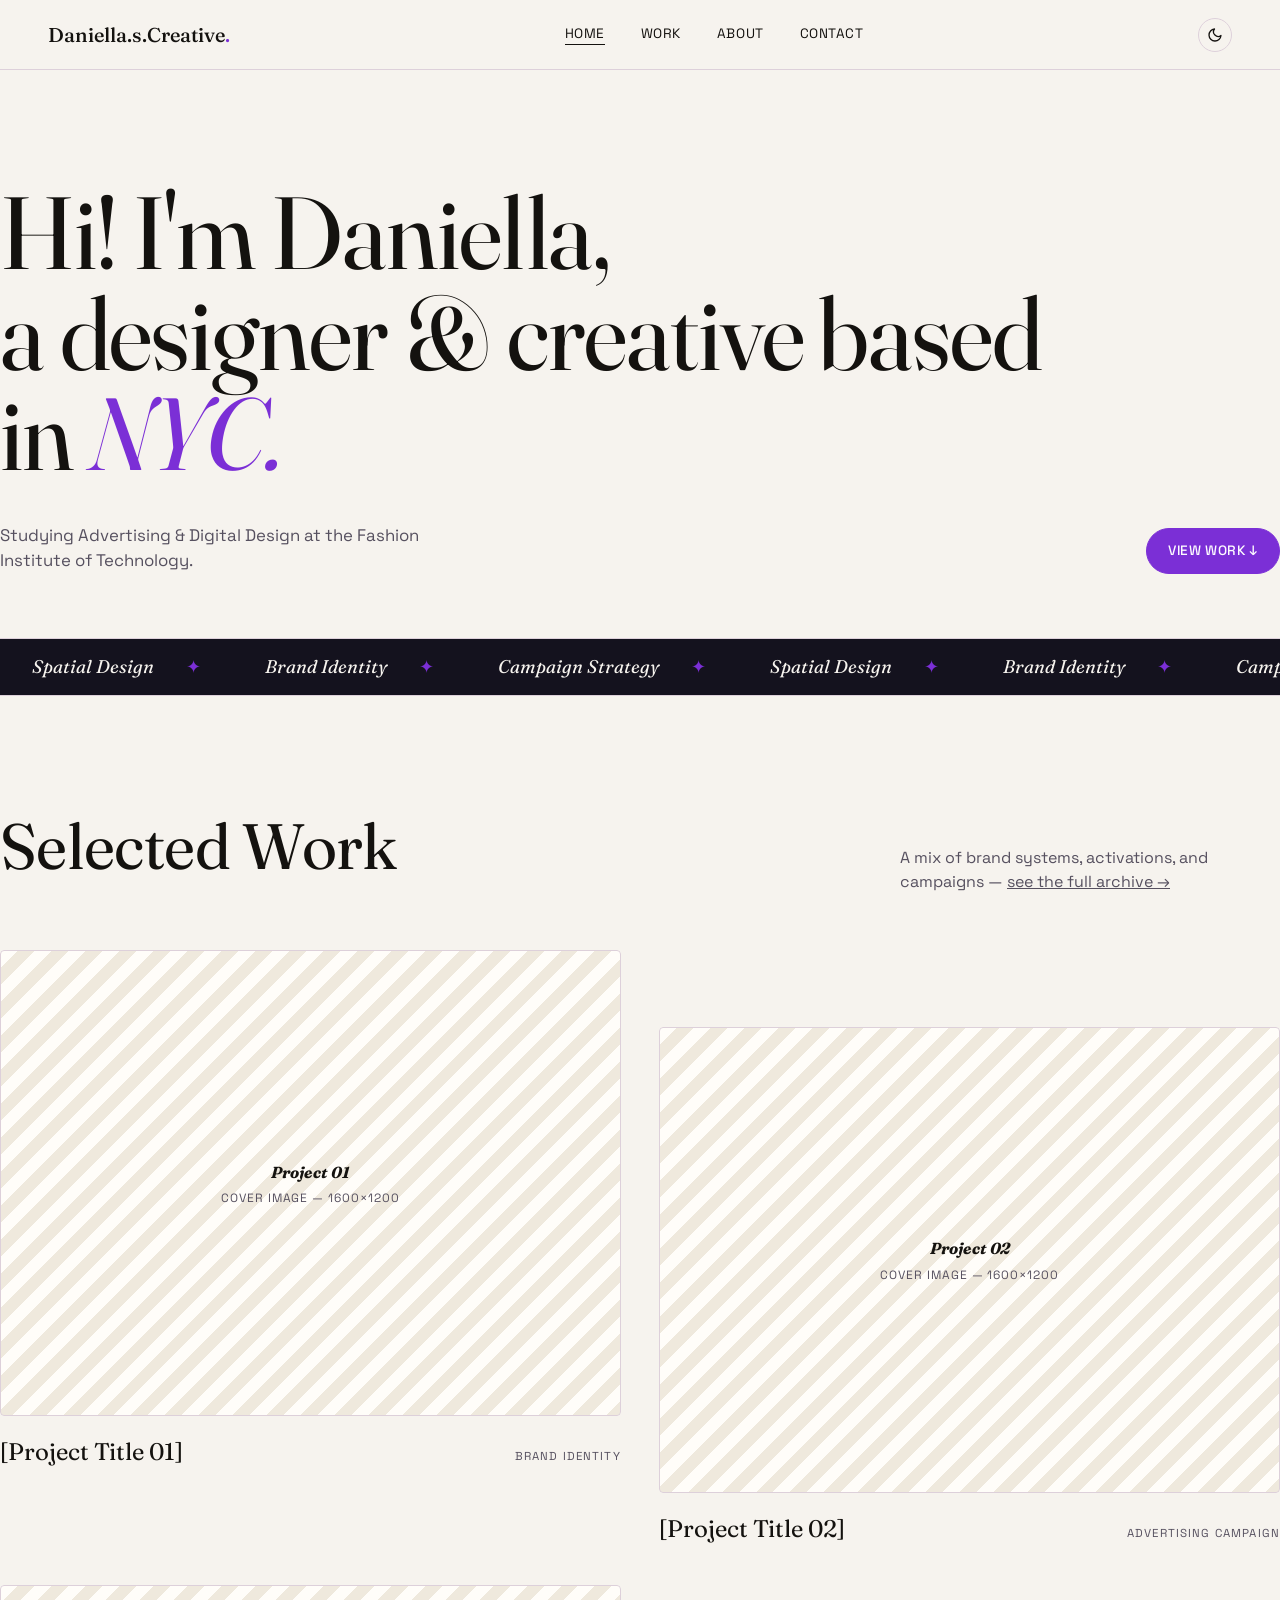
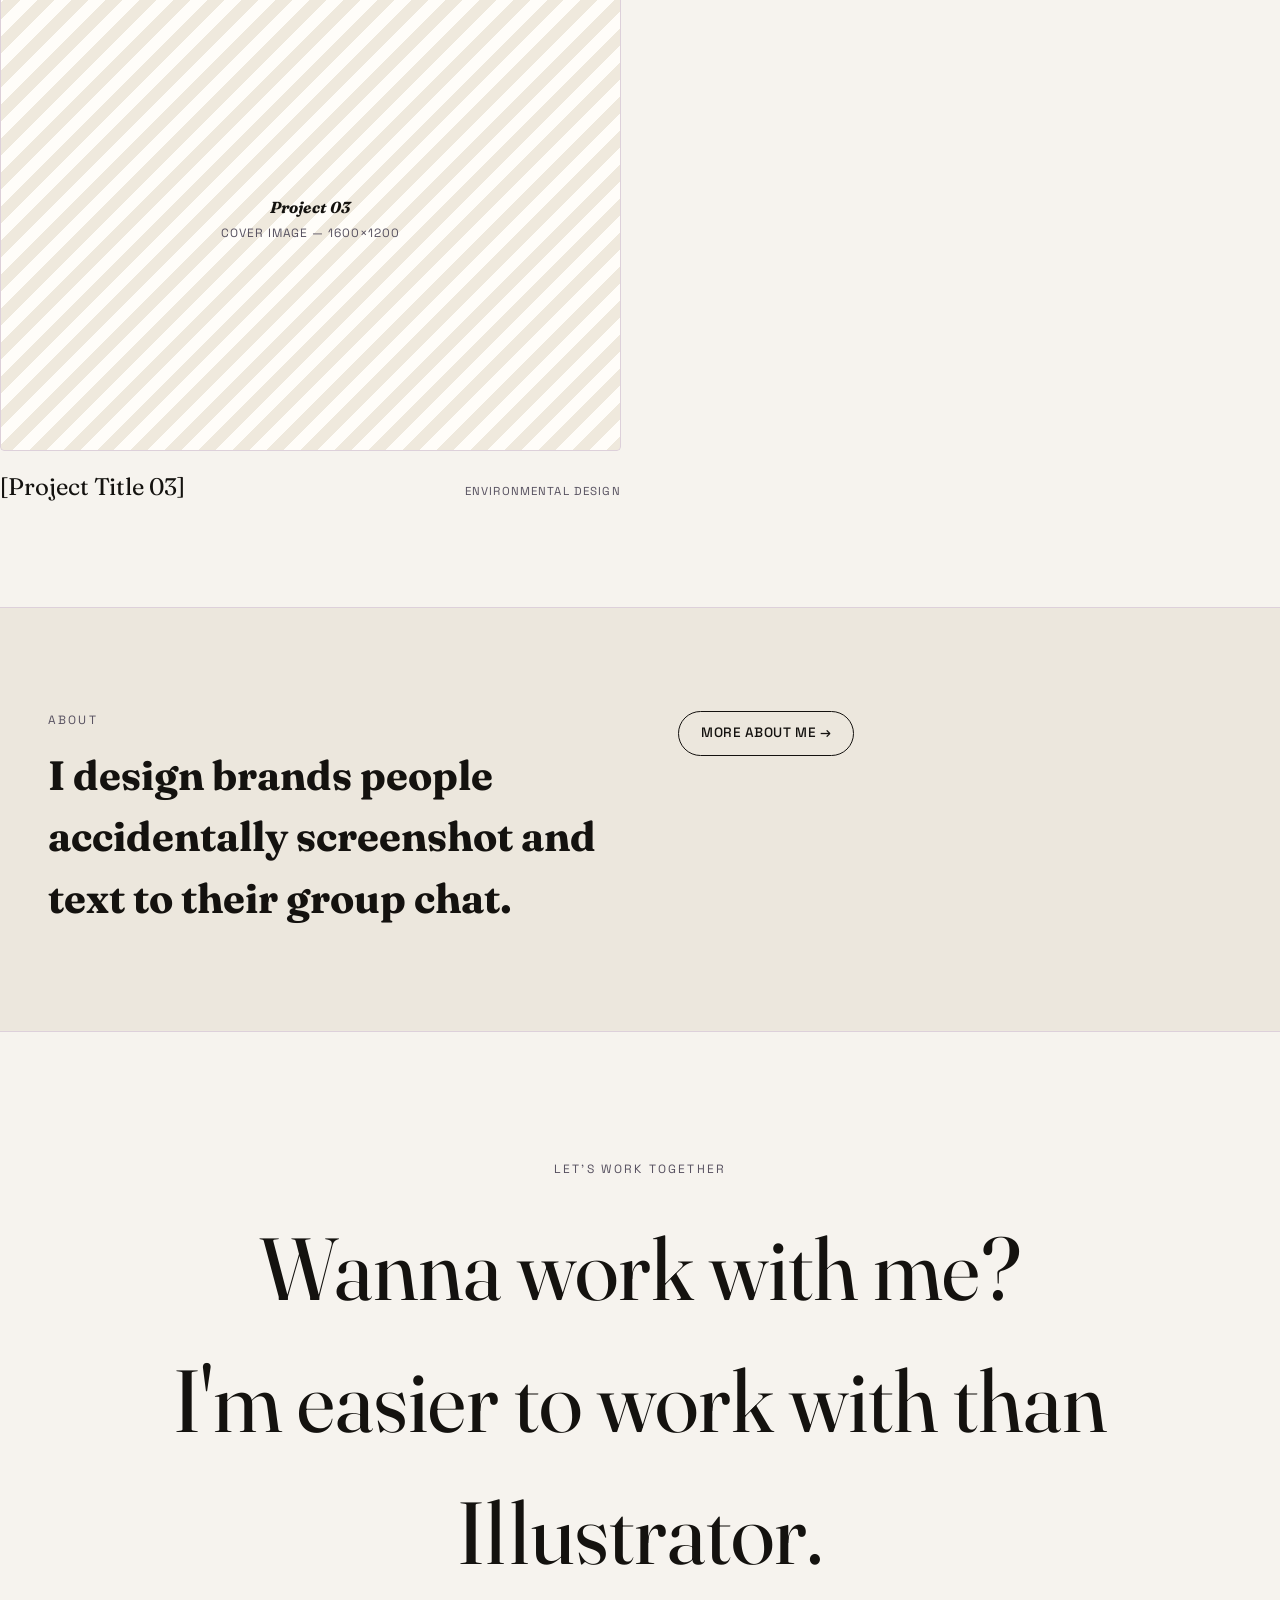
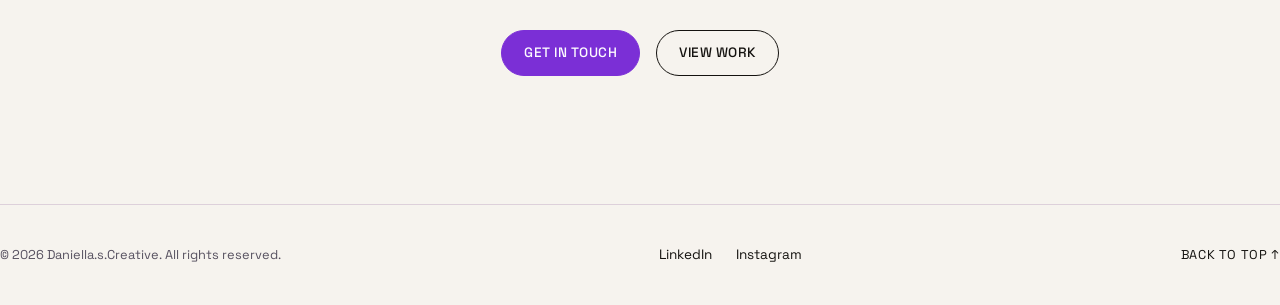
<file: index.html>
<!DOCTYPE html>
<html lang="en">
<head>
<meta charset="UTF-8">
<meta name="viewport" content="width=device-width, initial-scale=1.0">
<title>Daniella.s.Creative — Brand &amp; Experiential Designer</title>
<meta name="description" content="Daniella.s.Creative is a brand and experiential designer graduating in 2026. Portfolio of identity, campaign, packaging and experiential design work.">
<link rel="preconnect" href="https://fonts.googleapis.com">
<link rel="stylesheet" href="css/style.css">
</head>
<body>

<!-- ==========================================================================
  HOW TO USE THIS TEMPLATE
  1. Replace every [BRACKETED] placeholder with your real content.
  2. Swap each .img-ph placeholder box for a real <img> tag (see README.md).
  3. To add/remove a project, duplicate a .work-card block below and
     duplicate work/_template.html into a new file in /work/.
  4. Colors, fonts and spacing all live in css/style.css :root variables.
========================================================================== -->

<header class="site-header">
  <nav class="nav">
    <a href="index.html" class="nav-logo">Daniella.s.Creative<span>.</span></a>
    <ul class="nav-links">
      <li><a href="index.html" aria-current="page">Home</a></li>
      <li><a href="work.html">Work</a></li>
      <li><a href="about.html">About</a></li>
      <li><a href="contact.html">Contact</a></li>
    </ul>
    <div class="nav-right">
      <button class="theme-toggle" type="button" aria-label="Toggle dark mode" aria-pressed="false">
        <svg class="icon-sun" viewBox="0 0 24 24" fill="none" stroke="currentColor" stroke-width="2" stroke-linecap="round" stroke-linejoin="round"><circle cx="12" cy="12" r="4"></circle><path d="M12 2v2M12 20v2M4.93 4.93l1.41 1.41M17.66 17.66l1.41 1.41M2 12h2M20 12h2M4.93 19.07l1.41-1.41M17.66 6.34l1.41-1.41"/></svg>
        <svg class="icon-moon" viewBox="0 0 24 24" fill="none" stroke="currentColor" stroke-width="2" stroke-linecap="round" stroke-linejoin="round"><path d="M21 12.79A9 9 0 1 1 11.21 3 7 7 0 0 0 21 12.79z"/></svg>
      </button>
      <button class="nav-toggle" aria-label="Toggle menu" aria-expanded="false">
        <span></span><span></span><span></span>
      </button>
    </div>
  </nav>
</header>

<main>

  <!-- ============ HERO ============ -->
  <section class="hero wrap">
    <h1 class="serif">Hi! I'm Daniella,<br>a designer &amp; creative based in <em>NYC.</em></h1>
    <div class="hero-sub">
      <p>Studying Advertising &amp; Digital Design at the Fashion Institute of Technology.</p>
      <a href="work.html" class="btn btn--accent">View Work ↓</a>
    </div>
  </section>

  <!-- ============ MARQUEE ============ -->
  <div class="marquee" aria-hidden="true">
    <div class="marquee-track">
      <span>Spatial Design</span>
      <span>Brand Identity</span>
      <span>Campaign Strategy</span>
      <span>Spatial Design</span>
      <span>Brand Identity</span>
      <span>Campaign Strategy</span>
      <span>Spatial Design</span>
      <span>Brand Identity</span>
      <span>Campaign Strategy</span>
      <span>Spatial Design</span>
      <span>Brand Identity</span>
      <span>Campaign Strategy</span>
    </div>
  </div>

  <!-- ============ SELECTED WORK ============ -->
  <section class="section wrap" id="work">
    <div class="section-head reveal">
      <h2 class="serif">Selected Work</h2>
      <p>A mix of brand systems, activations, and campaigns — <a href="work.html" style="text-decoration:underline;">see the full archive →</a></p>
    </div>

    <div class="work-grid">

      <a href="work/brand-identity.html" class="work-card reveal">
        <div class="work-card-frame">
          <div class="img-ph r-4-3">
            <div class="img-ph-label"><b>Project 01</b>Cover image — 1600×1200</div>
          </div>
        </div>
        <div class="work-card-meta">
          <h3 class="serif">[Project Title 01]</h3>
          <span class="tag">Brand Identity</span>
        </div>
      </a>

      <a href="work/ad-campaign.html" class="work-card reveal">
        <div class="work-card-frame">
          <div class="img-ph r-4-3">
            <div class="img-ph-label"><b>Project 02</b>Cover image — 1600×1200</div>
          </div>
        </div>
        <div class="work-card-meta">
          <h3 class="serif">[Project Title 02]</h3>
          <span class="tag">Advertising Campaign</span>
        </div>
      </a>

      <a href="work/environmental-installation.html" class="work-card reveal">
        <div class="work-card-frame">
          <div class="img-ph r-4-3">
            <div class="img-ph-label"><b>Project 03</b>Cover image — 1600×1200</div>
          </div>
        </div>
        <div class="work-card-meta">
          <h3 class="serif">[Project Title 03]</h3>
          <span class="tag">Environmental Design</span>
        </div>
      </a>

    </div>
  </section>

  <!-- ============ ABOUT TEASER ============ -->
  <section class="section section--alt">
    <div class="wrap split">
      <div class="reveal">
        <p class="eyebrow" style="margin-bottom:1rem;">About</p>
        <h2 class="serif" style="font-size:var(--fs-h2);">I design brands people accidentally screenshot and text to their group chat.</h2>
      </div>
      <div class="about-copy reveal">
        <a href="about.html" class="btn">More about me →</a>
      </div>
    </div>
  </section>

  <!-- ============ CTA ============ -->
  <section class="cta wrap reveal">
    <p class="eyebrow" style="margin-bottom:1.5rem;">Let's work together</p>
    <h2 class="serif">Wanna work with me?<br>I'm easier to work with than Illustrator.</h2>
    <div class="cta-links">
      <a href="contact.html" class="btn btn--accent">Get in Touch</a>
      <a href="work.html" class="btn">View Work</a>
    </div>
  </section>

</main>

<footer class="site-footer wrap">
  <div class="footer-row">
    <span class="footer-note">© <span data-year></span> Daniella.s.Creative. All rights reserved.</span>
    <ul class="footer-links">
      <li><a href="https://www.linkedin.com/in/daniella-salciccia/">LinkedIn</a></li>
      <li><a href="https://www.instagram.com/daniella.s.creative/">Instagram</a></li>
    </ul>
    <a href="#" class="back-to-top">Back to top ↑</a>
  </div>
</footer>

<script src="js/main.js"></script>
</body>
</html>
</file>
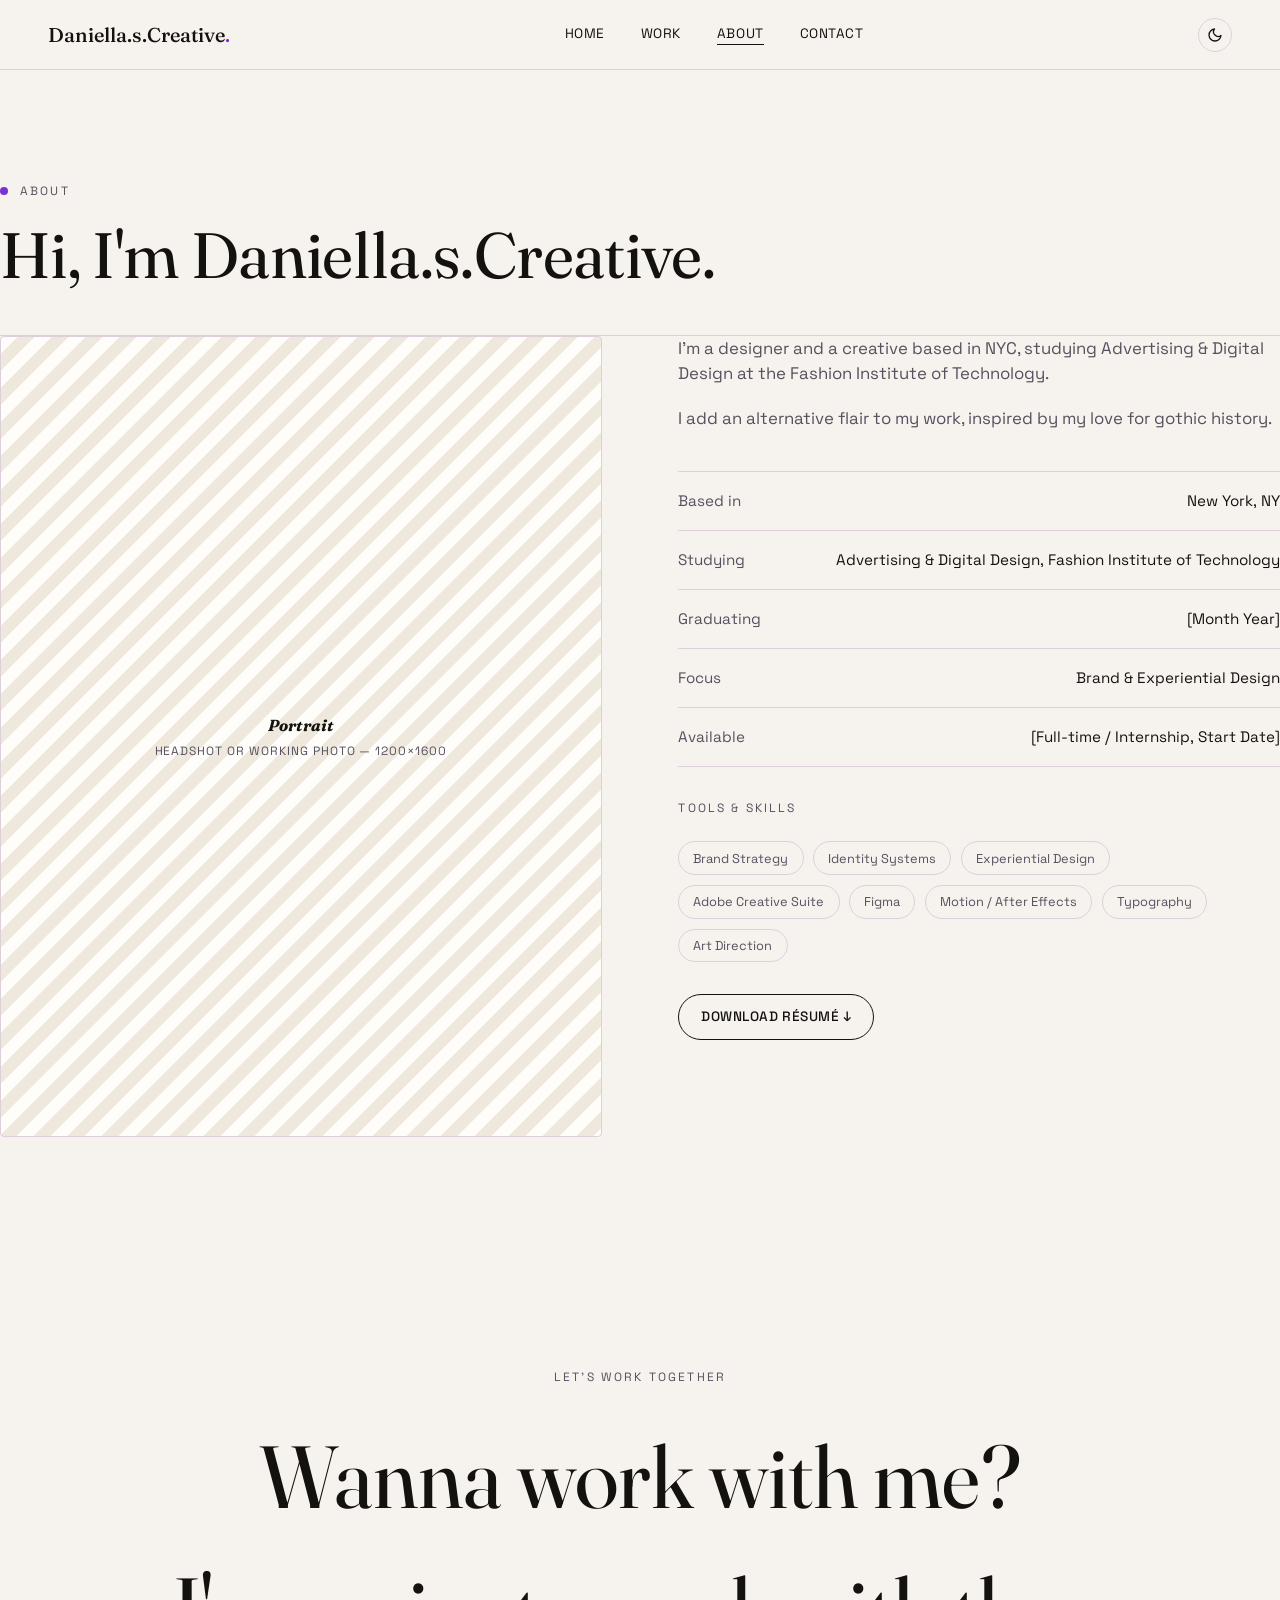
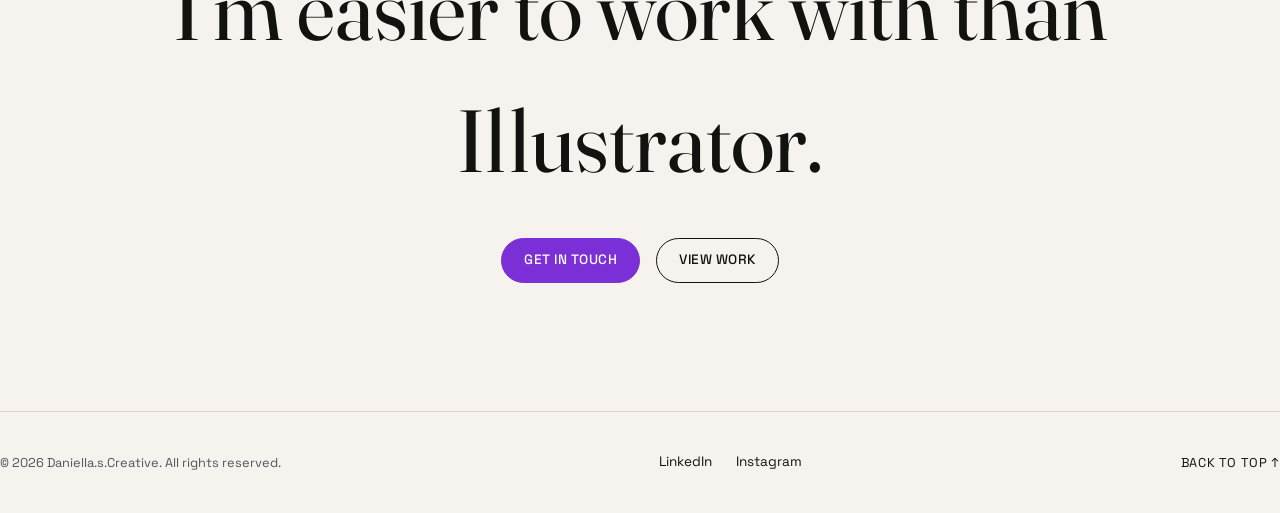
<file: about.html>
<!DOCTYPE html>
<html lang="en">
<head>
<meta charset="UTF-8">
<meta name="viewport" content="width=device-width, initial-scale=1.0">
<title>About — Daniella.s.Creative</title>
<meta name="description" content="About Daniella.s.Creative, a brand and experiential designer graduating in 2026.">
<link rel="preconnect" href="https://fonts.googleapis.com">
<link rel="stylesheet" href="css/style.css">
</head>
<body>

<header class="site-header">
  <nav class="nav">
    <a href="index.html" class="nav-logo">Daniella.s.Creative<span>.</span></a>
    <ul class="nav-links">
      <li><a href="index.html">Home</a></li>
      <li><a href="work.html">Work</a></li>
      <li><a href="about.html" aria-current="page">About</a></li>
      <li><a href="contact.html">Contact</a></li>
    </ul>
    <div class="nav-right">
      <button class="theme-toggle" type="button" aria-label="Toggle dark mode" aria-pressed="false">
        <svg class="icon-sun" viewBox="0 0 24 24" fill="none" stroke="currentColor" stroke-width="2" stroke-linecap="round" stroke-linejoin="round"><circle cx="12" cy="12" r="4"></circle><path d="M12 2v2M12 20v2M4.93 4.93l1.41 1.41M17.66 17.66l1.41 1.41M2 12h2M20 12h2M4.93 19.07l1.41-1.41M17.66 6.34l1.41-1.41"/></svg>
        <svg class="icon-moon" viewBox="0 0 24 24" fill="none" stroke="currentColor" stroke-width="2" stroke-linecap="round" stroke-linejoin="round"><path d="M21 12.79A9 9 0 1 1 11.21 3 7 7 0 0 0 21 12.79z"/></svg>
      </button>
      <button class="nav-toggle" aria-label="Toggle menu" aria-expanded="false">
        <span></span><span></span><span></span>
      </button>
    </div>
  </nav>
</header>

<main>

  <section class="hero wrap" style="padding-bottom: 3rem;">
    <div class="hero-kicker">
      <span class="dot"></span>
      <span class="eyebrow">About</span>
    </div>
    <h1 class="serif" style="font-size: var(--fs-h1); max-width: 22ch;">Hi, I'm Daniella.s.Creative.</h1>
  </section>

  <section class="section wrap" style="padding-top: 0;">
    <div class="split">
      <div class="reveal">
        <div class="img-ph r-3-4">
          <div class="img-ph-label"><b>Portrait</b>Headshot or working photo — 1200×1600</div>
        </div>
      </div>

      <div class="reveal">
        <div class="about-copy">
          <p>I'm a designer and a creative based in NYC, studying Advertising &amp; Digital Design at the Fashion Institute of Technology.</p>
          <p>I add an alternative flair to my work, inspired by my love for gothic history.</p>
        </div>

        <div class="stat-list">
          <div class="stat-row"><span>Based in</span><span>New York, NY</span></div>
          <div class="stat-row"><span>Studying</span><span>Advertising &amp; Digital Design, Fashion Institute of Technology</span></div>
          <div class="stat-row"><span>Graduating</span><span>[Month Year]</span></div>
          <div class="stat-row"><span>Focus</span><span>Brand &amp; Experiential Design</span></div>
          <div class="stat-row"><span>Available</span><span>[Full-time / Internship, Start Date]</span></div>
        </div>

        <p class="eyebrow" style="margin-top:2rem; margin-bottom: .5rem;">Tools &amp; Skills</p>
        <div class="tag-list">
          <span class="tag-pill">Brand Strategy</span>
          <span class="tag-pill">Identity Systems</span>
          <span class="tag-pill">Experiential Design</span>
          <span class="tag-pill">Adobe Creative Suite</span>
          <span class="tag-pill">Figma</span>
          <span class="tag-pill">Motion / After Effects</span>
          <span class="tag-pill">Typography</span>
          <span class="tag-pill">Art Direction</span>
        </div>

        <a href="[Resume PDF link]" class="btn" style="margin-top:2rem;">Download Résumé ↓</a>
      </div>
    </div>
  </section>


  <section class="cta wrap reveal">
    <p class="eyebrow" style="margin-bottom:1.5rem;">Let's work together</p>
    <h2 class="serif">Wanna work with me?<br>I'm easier to work with than Illustrator.</h2>
    <div class="cta-links">
      <a href="contact.html" class="btn btn--accent">Get in Touch</a>
      <a href="work.html" class="btn">View Work</a>
    </div>
  </section>

</main>

<footer class="site-footer wrap">
  <div class="footer-row">
    <span class="footer-note">© <span data-year></span> Daniella.s.Creative. All rights reserved.</span>
    <ul class="footer-links">
      <li><a href="https://www.linkedin.com/in/daniella-salciccia/">LinkedIn</a></li>
      <li><a href="https://www.instagram.com/daniella.s.creative/">Instagram</a></li>
    </ul>
    <a href="#" class="back-to-top">Back to top ↑</a>
  </div>
</footer>

<script src="js/main.js"></script>
</body>
</html>
</file>
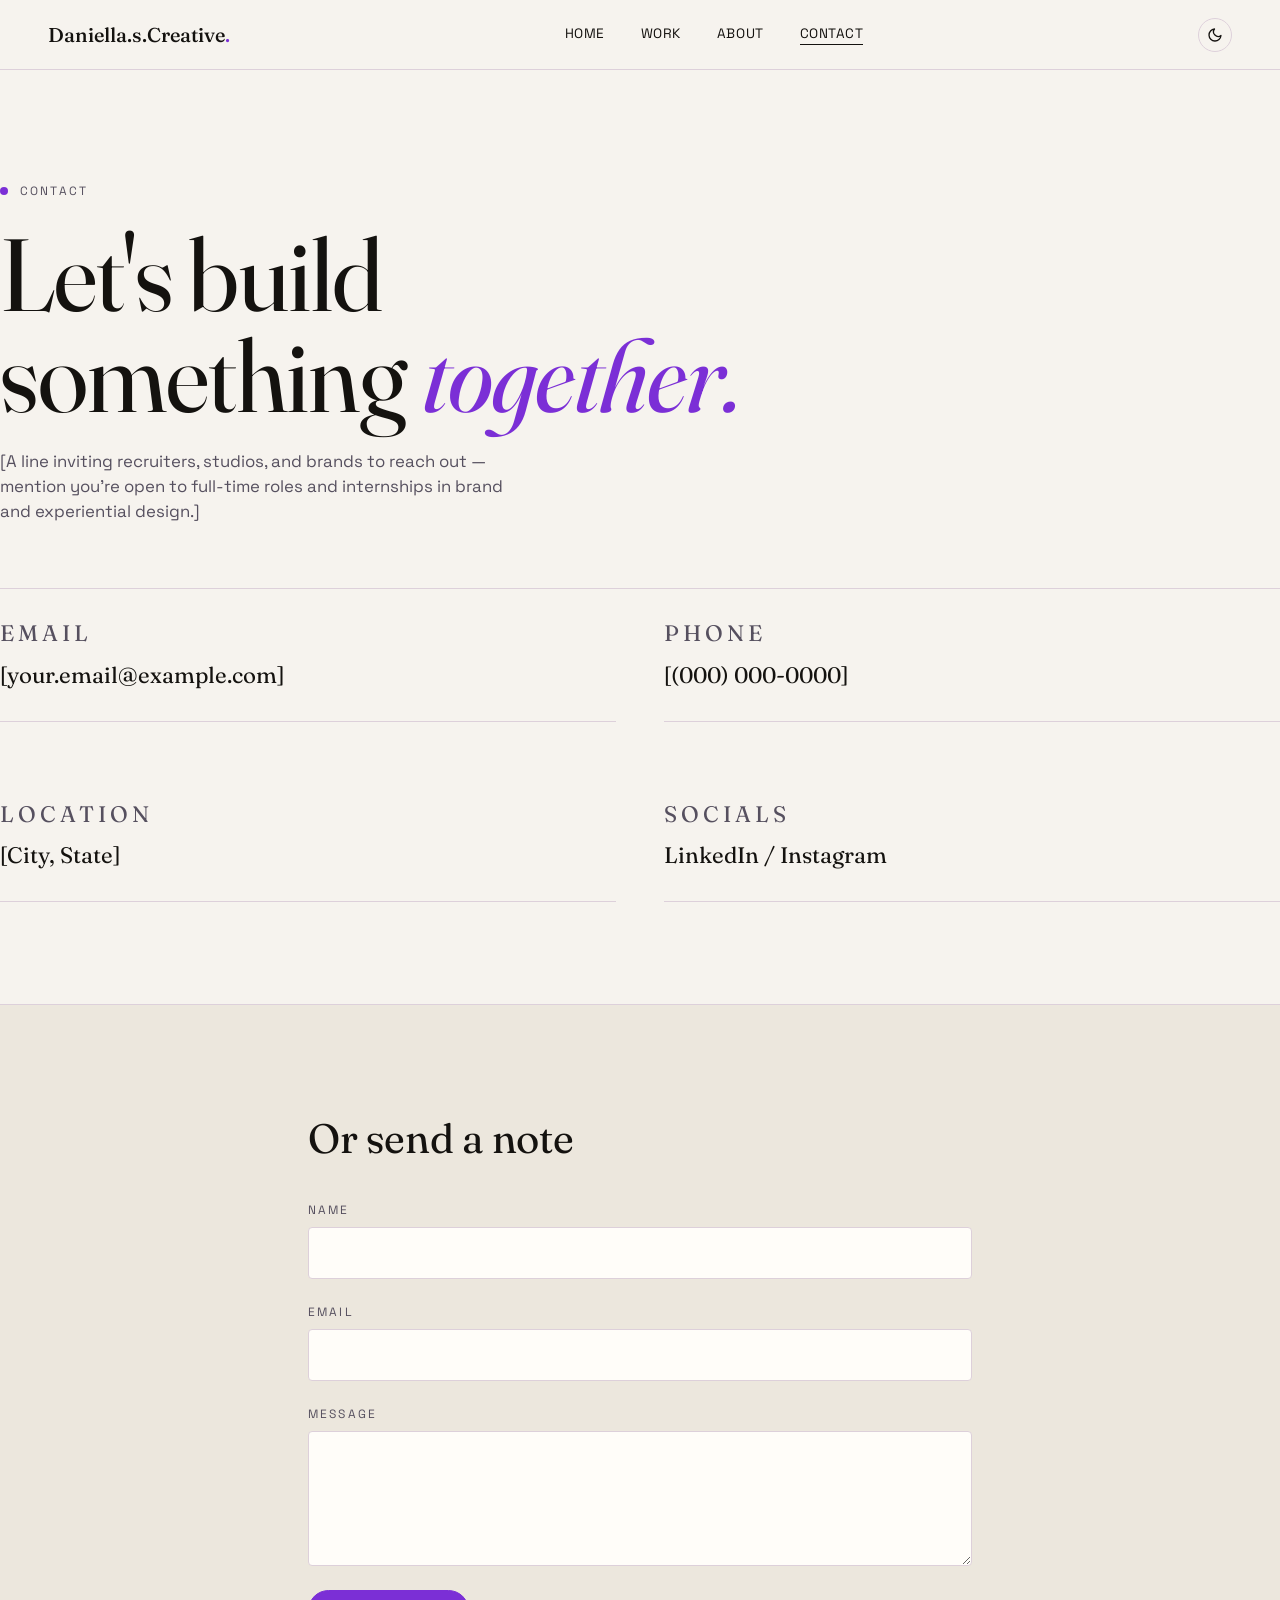
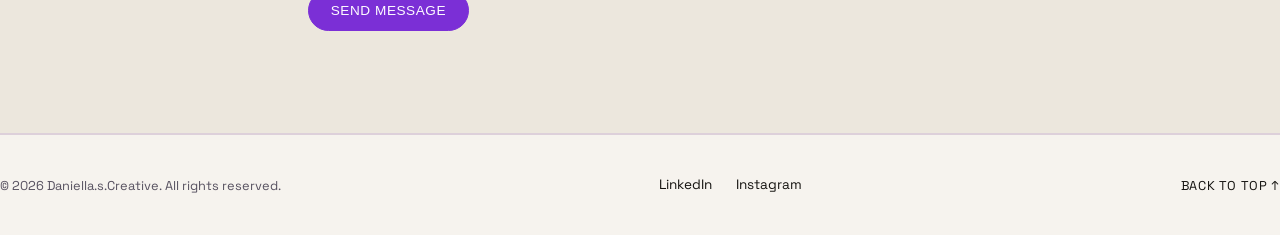
<file: contact.html>
<!DOCTYPE html>
<html lang="en">
<head>
<meta charset="UTF-8">
<meta name="viewport" content="width=device-width, initial-scale=1.0">
<title>Contact — Daniella.s.Creative</title>
<meta name="description" content="Get in touch with Daniella.s.Creative about brand, experiential and campaign design work.">
<link rel="preconnect" href="https://fonts.googleapis.com">
<link rel="stylesheet" href="css/style.css">
</head>
<body>

<header class="site-header">
  <nav class="nav">
    <a href="index.html" class="nav-logo">Daniella.s.Creative<span>.</span></a>
    <ul class="nav-links">
      <li><a href="index.html">Home</a></li>
      <li><a href="work.html">Work</a></li>
      <li><a href="about.html">About</a></li>
      <li><a href="contact.html" aria-current="page">Contact</a></li>
    </ul>
    <div class="nav-right">
      <button class="theme-toggle" type="button" aria-label="Toggle dark mode" aria-pressed="false">
        <svg class="icon-sun" viewBox="0 0 24 24" fill="none" stroke="currentColor" stroke-width="2" stroke-linecap="round" stroke-linejoin="round"><circle cx="12" cy="12" r="4"></circle><path d="M12 2v2M12 20v2M4.93 4.93l1.41 1.41M17.66 17.66l1.41 1.41M2 12h2M20 12h2M4.93 19.07l1.41-1.41M17.66 6.34l1.41-1.41"/></svg>
        <svg class="icon-moon" viewBox="0 0 24 24" fill="none" stroke="currentColor" stroke-width="2" stroke-linecap="round" stroke-linejoin="round"><path d="M21 12.79A9 9 0 1 1 11.21 3 7 7 0 0 0 21 12.79z"/></svg>
      </button>
      <button class="nav-toggle" aria-label="Toggle menu" aria-expanded="false">
        <span></span><span></span><span></span>
      </button>
    </div>
  </nav>
</header>

<main>

  <section class="hero wrap">
    <div class="hero-kicker">
      <span class="dot"></span>
      <span class="eyebrow">Contact</span>
    </div>
    <h1 class="serif">Let's build<br>something <em>together.</em></h1>
    <p class="hero-sub" style="max-width: 46ch; margin-top: 1.5rem; color: var(--ink-soft); font-size: 1.05rem; display:block;">
      [A line inviting recruiters, studios, and brands to reach out — mention you're open to full-time roles and internships in brand and experiential design.]
    </p>
  </section>

  <section class="section wrap" style="padding-top: 0;">
    <div class="contact-grid">
      <div class="contact-item reveal">
        <p class="eyebrow">Email</p>
        <a href="mailto:[your.email@example.com]">[your.email@example.com]</a>
      </div>
      <div class="contact-item reveal">
        <p class="eyebrow">Phone</p>
        <p>[(000) 000-0000]</p>
      </div>
      <div class="contact-item reveal">
        <p class="eyebrow">Location</p>
        <p>[City, State]</p>
      </div>
      <div class="contact-item reveal">
        <p class="eyebrow">Socials</p>
        <p><a href="https://www.linkedin.com/in/daniella-salciccia/">LinkedIn</a> / <a href="https://www.instagram.com/daniella.s.creative/">Instagram</a></p>
      </div>
    </div>
  </section>

  <!-- ============ SIMPLE CONTACT FORM ============
    This form has no backend by default. Point the <form> action at a
    form service (e.g. Formspree, Getform, Netlify Forms) to receive
    submissions, or remove this section if you'd rather rely on email only.
  ============================================================= -->
  <section class="section section--alt">
    <div class="wrap" style="max-width: 760px;">
      <div class="section-head reveal" style="margin-bottom: 2rem;">
        <h2 class="serif" style="font-size: var(--fs-h2);">Or send a note</h2>
      </div>
      <form class="reveal" action="[your form endpoint]" method="POST" style="display:grid; gap:1.5rem;">
        <label style="display:grid; gap:.5rem;">
          <span class="eyebrow">Name</span>
          <input type="text" name="name" required style="background:var(--paper); border:1px solid var(--line); border-radius:4px; padding:.9em 1em; font-family:var(--font-body); font-size:1rem;">
        </label>
        <label style="display:grid; gap:.5rem;">
          <span class="eyebrow">Email</span>
          <input type="email" name="email" required style="background:var(--paper); border:1px solid var(--line); border-radius:4px; padding:.9em 1em; font-family:var(--font-body); font-size:1rem;">
        </label>
        <label style="display:grid; gap:.5rem;">
          <span class="eyebrow">Message</span>
          <textarea name="message" rows="5" required style="background:var(--paper); border:1px solid var(--line); border-radius:4px; padding:.9em 1em; font-family:var(--font-body); font-size:1rem; resize:vertical;"></textarea>
        </label>
        <button type="submit" class="btn btn--accent" style="justify-self:start; border:1px solid var(--accent); cursor:pointer;">Send Message</button>
      </form>
    </div>
  </section>

</main>

<footer class="site-footer wrap">
  <div class="footer-row">
    <span class="footer-note">© <span data-year></span> Daniella.s.Creative. All rights reserved.</span>
    <ul class="footer-links">
      <li><a href="https://www.linkedin.com/in/daniella-salciccia/">LinkedIn</a></li>
      <li><a href="https://www.instagram.com/daniella.s.creative/">Instagram</a></li>
    </ul>
    <a href="#" class="back-to-top">Back to top ↑</a>
  </div>
</footer>

<script src="js/main.js"></script>
</body>
</html>
</file>
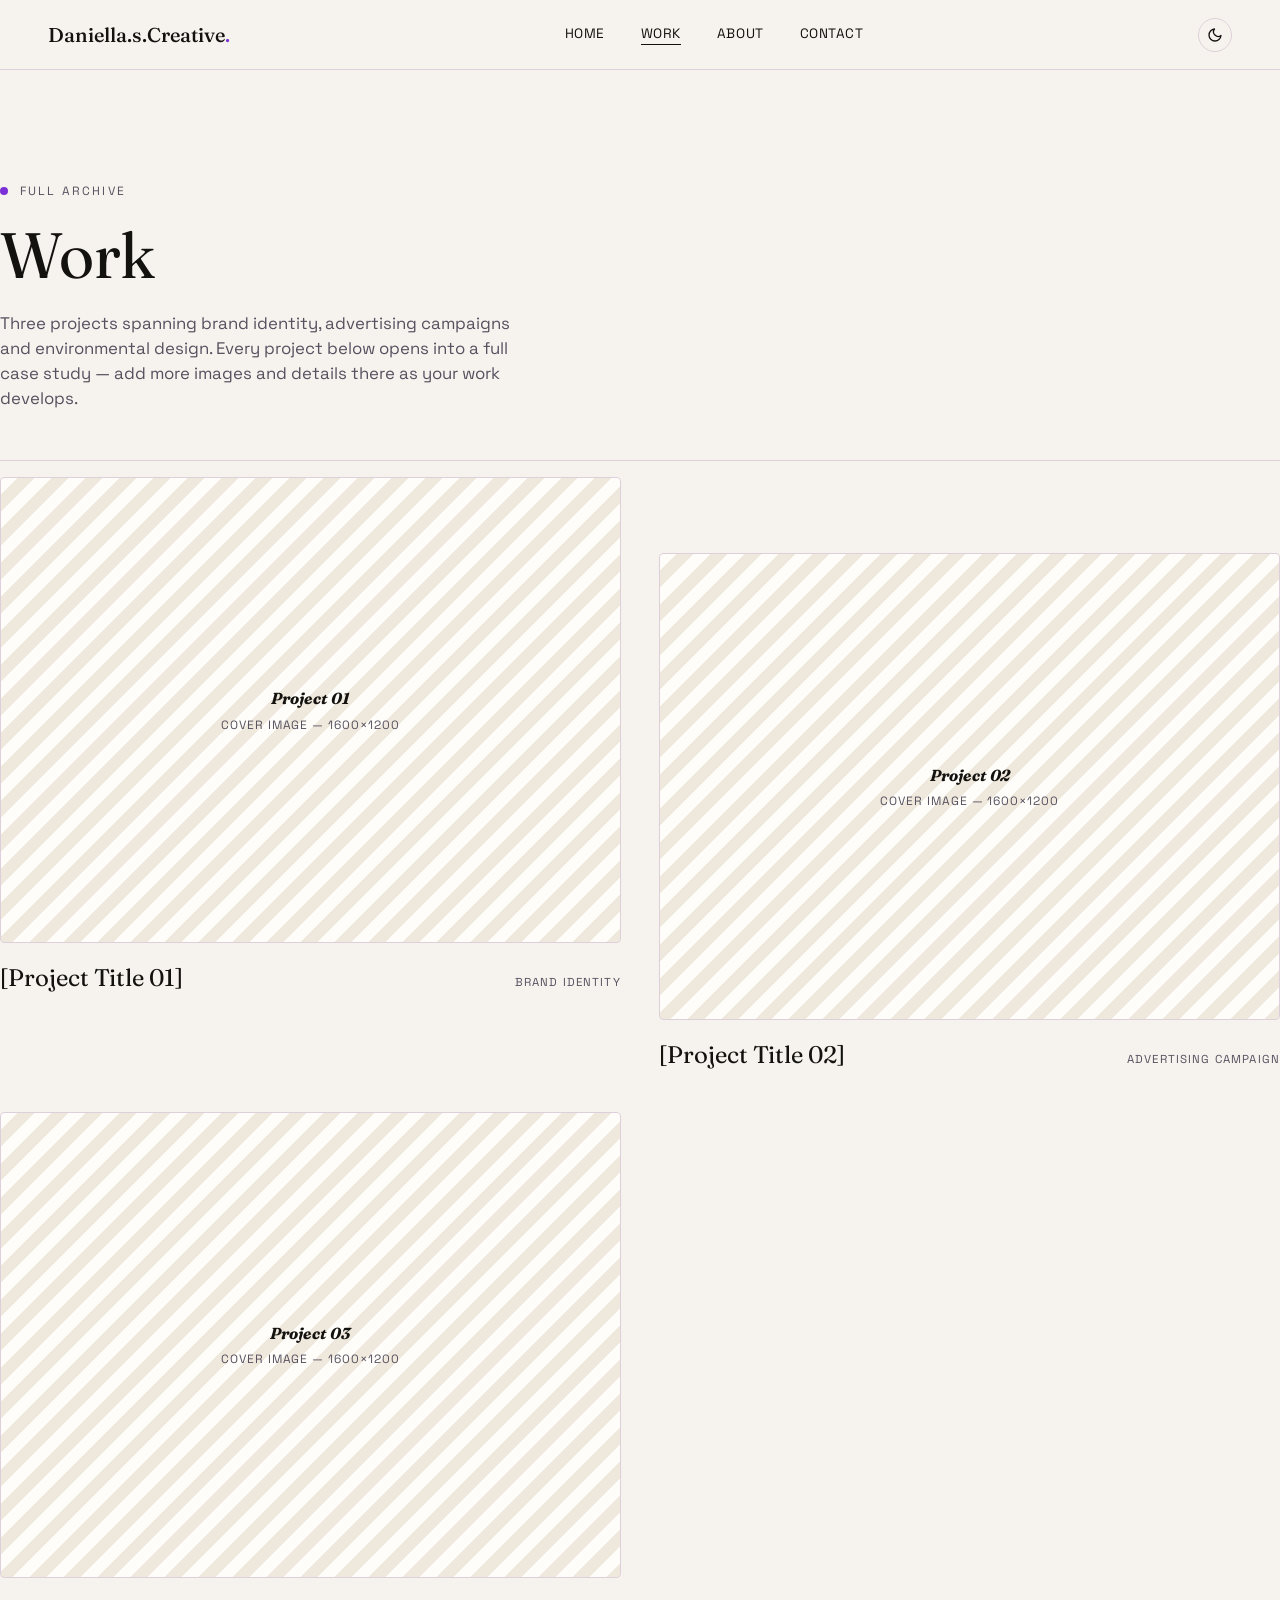
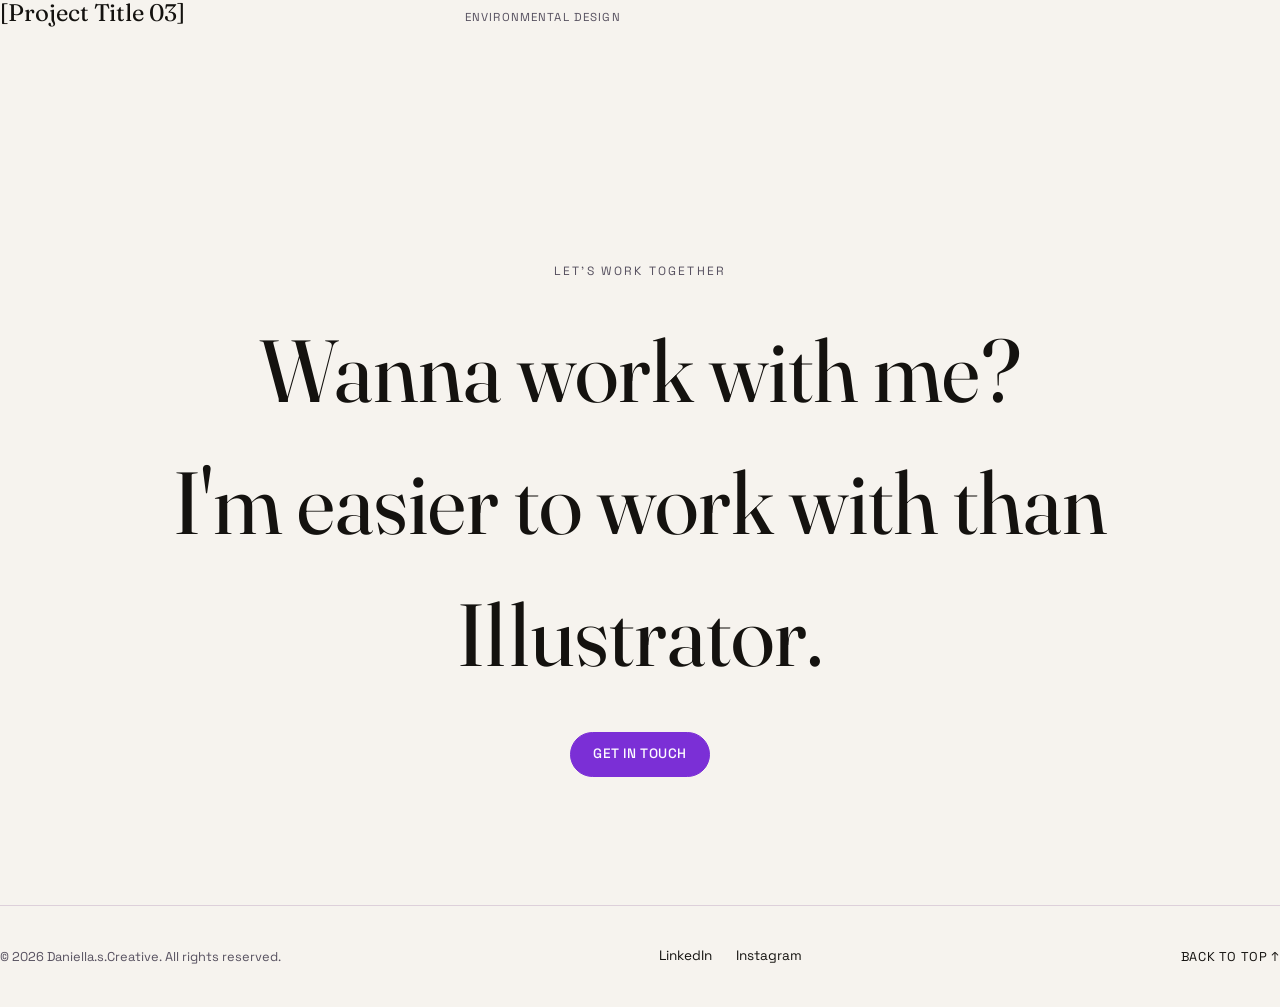
<file: work.html>
<!DOCTYPE html>
<html lang="en">
<head>
<meta charset="UTF-8">
<meta name="viewport" content="width=device-width, initial-scale=1.0">
<title>Work — Daniella.s.Creative</title>
<meta name="description" content="Selected brand, experiential and campaign design work by Daniella.s.Creative.">
<link rel="preconnect" href="https://fonts.googleapis.com">
<link rel="stylesheet" href="css/style.css">
</head>
<body>

<header class="site-header">
  <nav class="nav">
    <a href="index.html" class="nav-logo">Daniella.s.Creative<span>.</span></a>
    <ul class="nav-links">
      <li><a href="index.html">Home</a></li>
      <li><a href="work.html" aria-current="page">Work</a></li>
      <li><a href="about.html">About</a></li>
      <li><a href="contact.html">Contact</a></li>
    </ul>
    <div class="nav-right">
      <button class="theme-toggle" type="button" aria-label="Toggle dark mode" aria-pressed="false">
        <svg class="icon-sun" viewBox="0 0 24 24" fill="none" stroke="currentColor" stroke-width="2" stroke-linecap="round" stroke-linejoin="round"><circle cx="12" cy="12" r="4"></circle><path d="M12 2v2M12 20v2M4.93 4.93l1.41 1.41M17.66 17.66l1.41 1.41M2 12h2M20 12h2M4.93 19.07l1.41-1.41M17.66 6.34l1.41-1.41"/></svg>
        <svg class="icon-moon" viewBox="0 0 24 24" fill="none" stroke="currentColor" stroke-width="2" stroke-linecap="round" stroke-linejoin="round"><path d="M21 12.79A9 9 0 1 1 11.21 3 7 7 0 0 0 21 12.79z"/></svg>
      </button>
      <button class="nav-toggle" aria-label="Toggle menu" aria-expanded="false">
        <span></span><span></span><span></span>
      </button>
    </div>
  </nav>
</header>

<main>

  <section class="hero wrap" style="padding-bottom: 3rem;">
    <div class="hero-kicker">
      <span class="dot"></span>
      <span class="eyebrow">Full Archive</span>
    </div>
    <h1 class="serif" style="font-size: var(--fs-h1); max-width: 24ch;">Work</h1>
    <p class="hero-sub" style="max-width: 48ch; margin-top: 1.5rem; color: var(--ink-soft); font-size: 1.05rem;">
      Three projects spanning brand identity, advertising campaigns and environmental design. Every project below opens into a full case study — add more images and details there as your work develops.
    </p>
  </section>

  <section class="section wrap" style="padding-top: 1rem;">
    <div class="work-grid">

      <a href="work/brand-identity.html" class="work-card reveal">
        <div class="work-card-frame">
          <div class="img-ph r-4-3">
            <div class="img-ph-label"><b>Project 01</b>Cover image — 1600×1200</div>
          </div>
        </div>
        <div class="work-card-meta">
          <h3 class="serif">[Project Title 01]</h3>
          <span class="tag">Brand Identity</span>
        </div>
      </a>

      <a href="work/ad-campaign.html" class="work-card reveal">
        <div class="work-card-frame">
          <div class="img-ph r-4-3">
            <div class="img-ph-label"><b>Project 02</b>Cover image — 1600×1200</div>
          </div>
        </div>
        <div class="work-card-meta">
          <h3 class="serif">[Project Title 02]</h3>
          <span class="tag">Advertising Campaign</span>
        </div>
      </a>

      <a href="work/environmental-installation.html" class="work-card reveal">
        <div class="work-card-frame">
          <div class="img-ph r-4-3">
            <div class="img-ph-label"><b>Project 03</b>Cover image — 1600×1200</div>
          </div>
        </div>
        <div class="work-card-meta">
          <h3 class="serif">[Project Title 03]</h3>
          <span class="tag">Environmental Design</span>
        </div>
      </a>

    </div>
  </section>

  <section class="cta wrap reveal">
    <p class="eyebrow" style="margin-bottom:1.5rem;">Let's work together</p>
    <h2 class="serif">Wanna work with me?<br>I'm easier to work with than Illustrator.</h2>
    <div class="cta-links">
      <a href="contact.html" class="btn btn--accent">Get in Touch</a>
    </div>
  </section>

</main>

<footer class="site-footer wrap">
  <div class="footer-row">
    <span class="footer-note">© <span data-year></span> Daniella.s.Creative. All rights reserved.</span>
    <ul class="footer-links">
      <li><a href="https://www.linkedin.com/in/daniella-salciccia/">LinkedIn</a></li>
      <li><a href="https://www.instagram.com/daniella.s.creative/">Instagram</a></li>
    </ul>
    <a href="#" class="back-to-top">Back to top ↑</a>
  </div>
</footer>

<script src="js/main.js"></script>
</body>
</html>
</file>
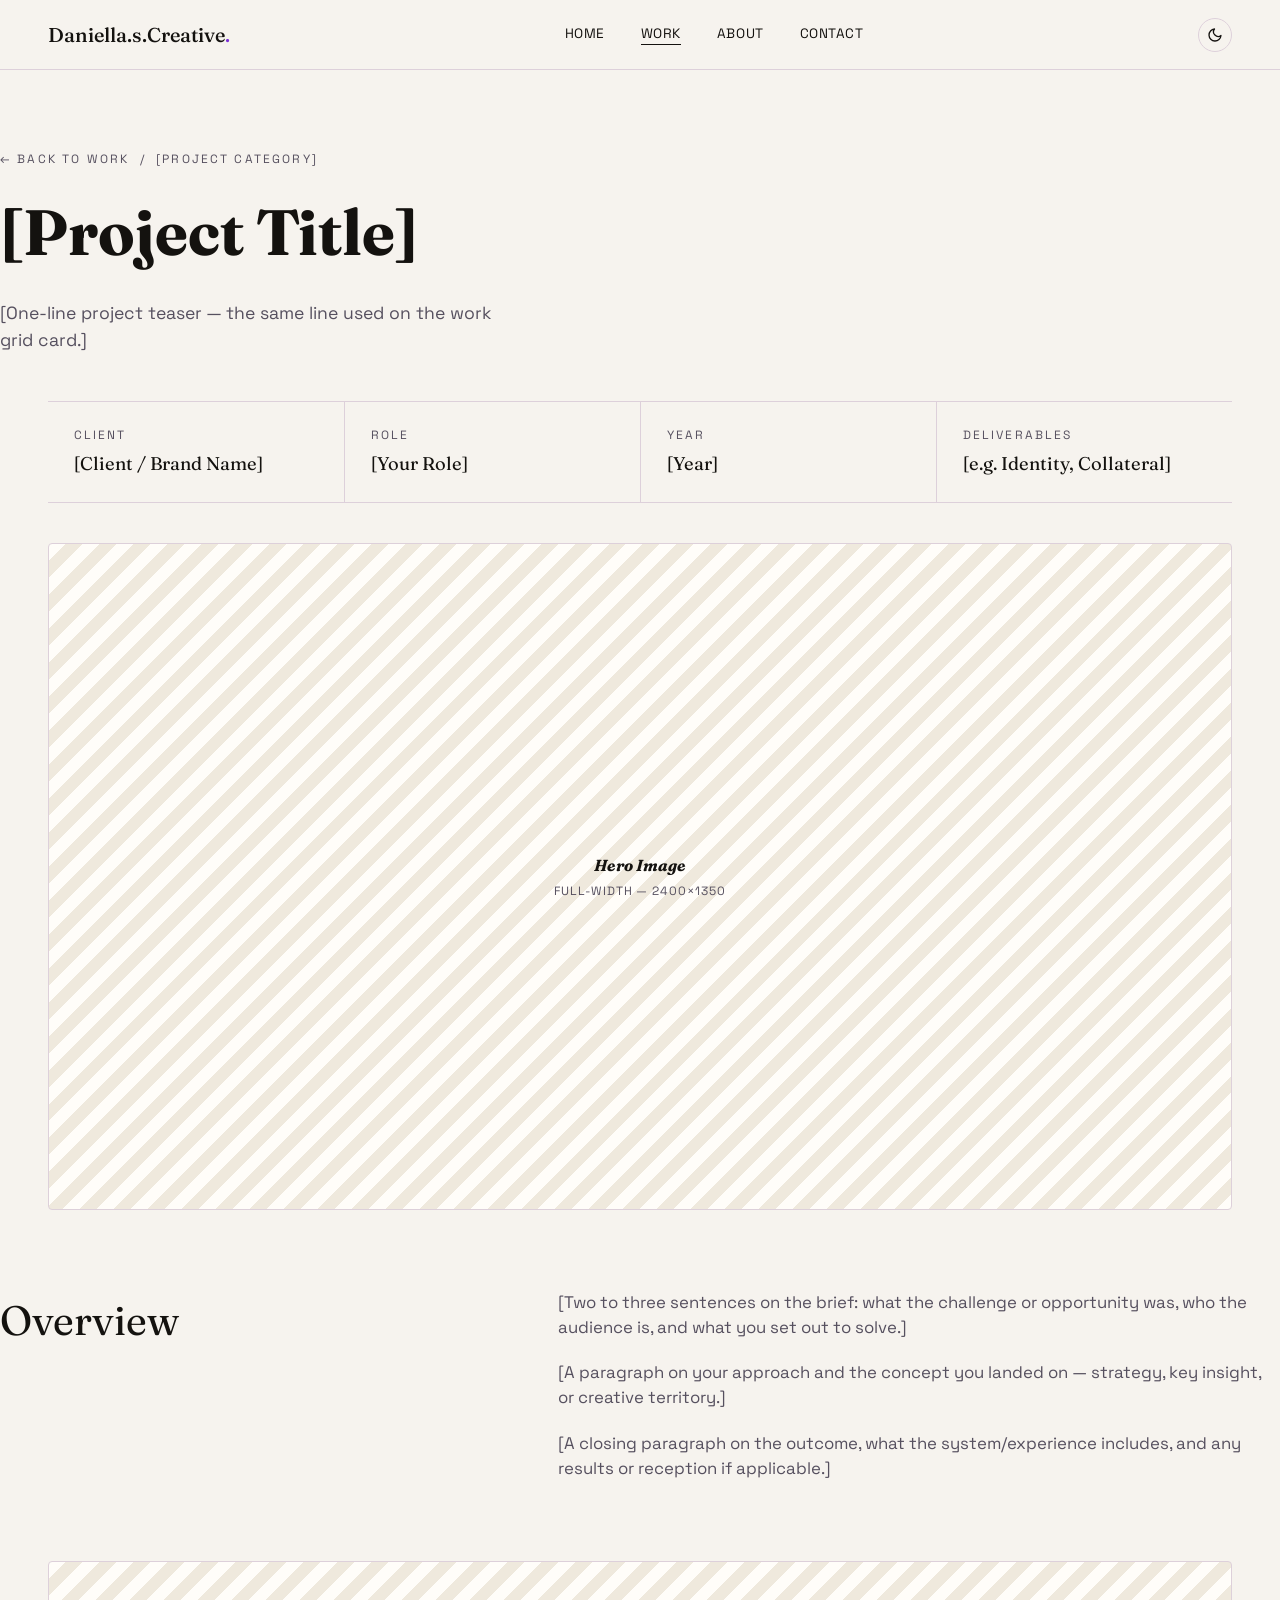
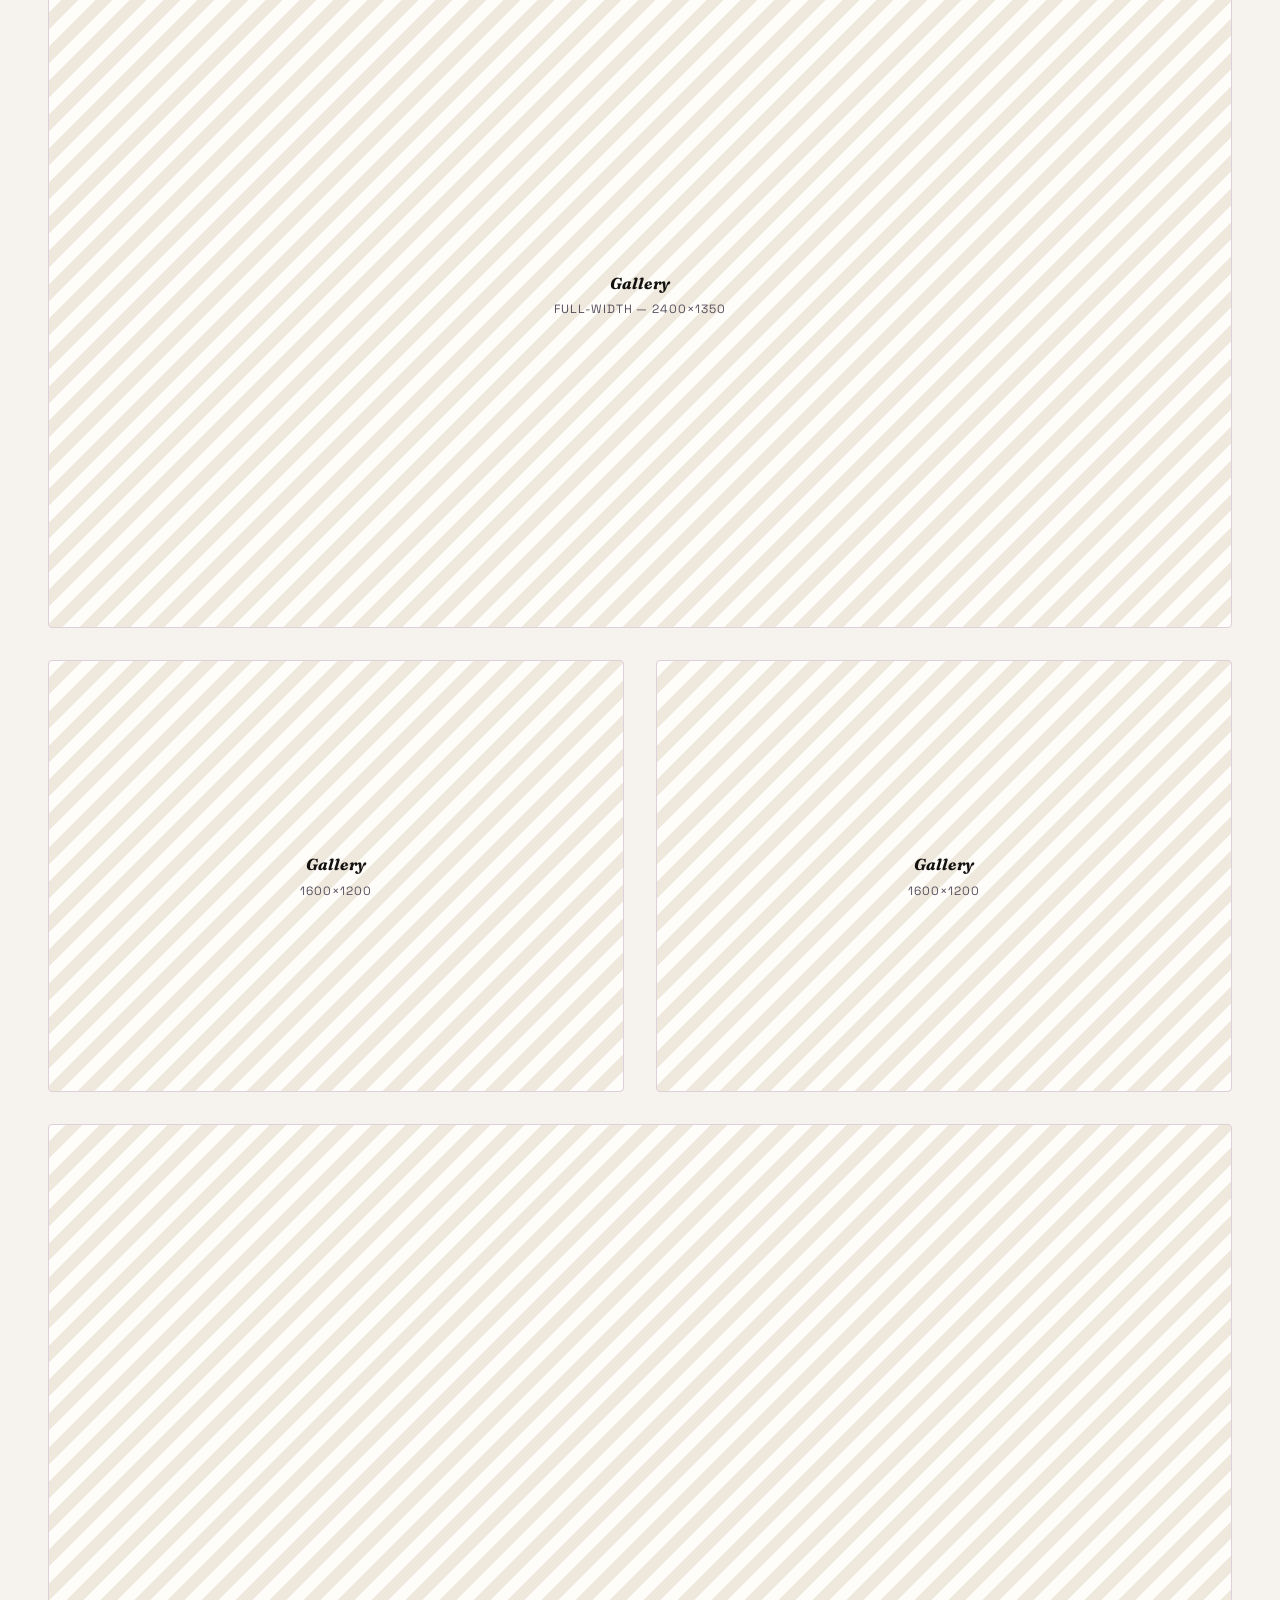
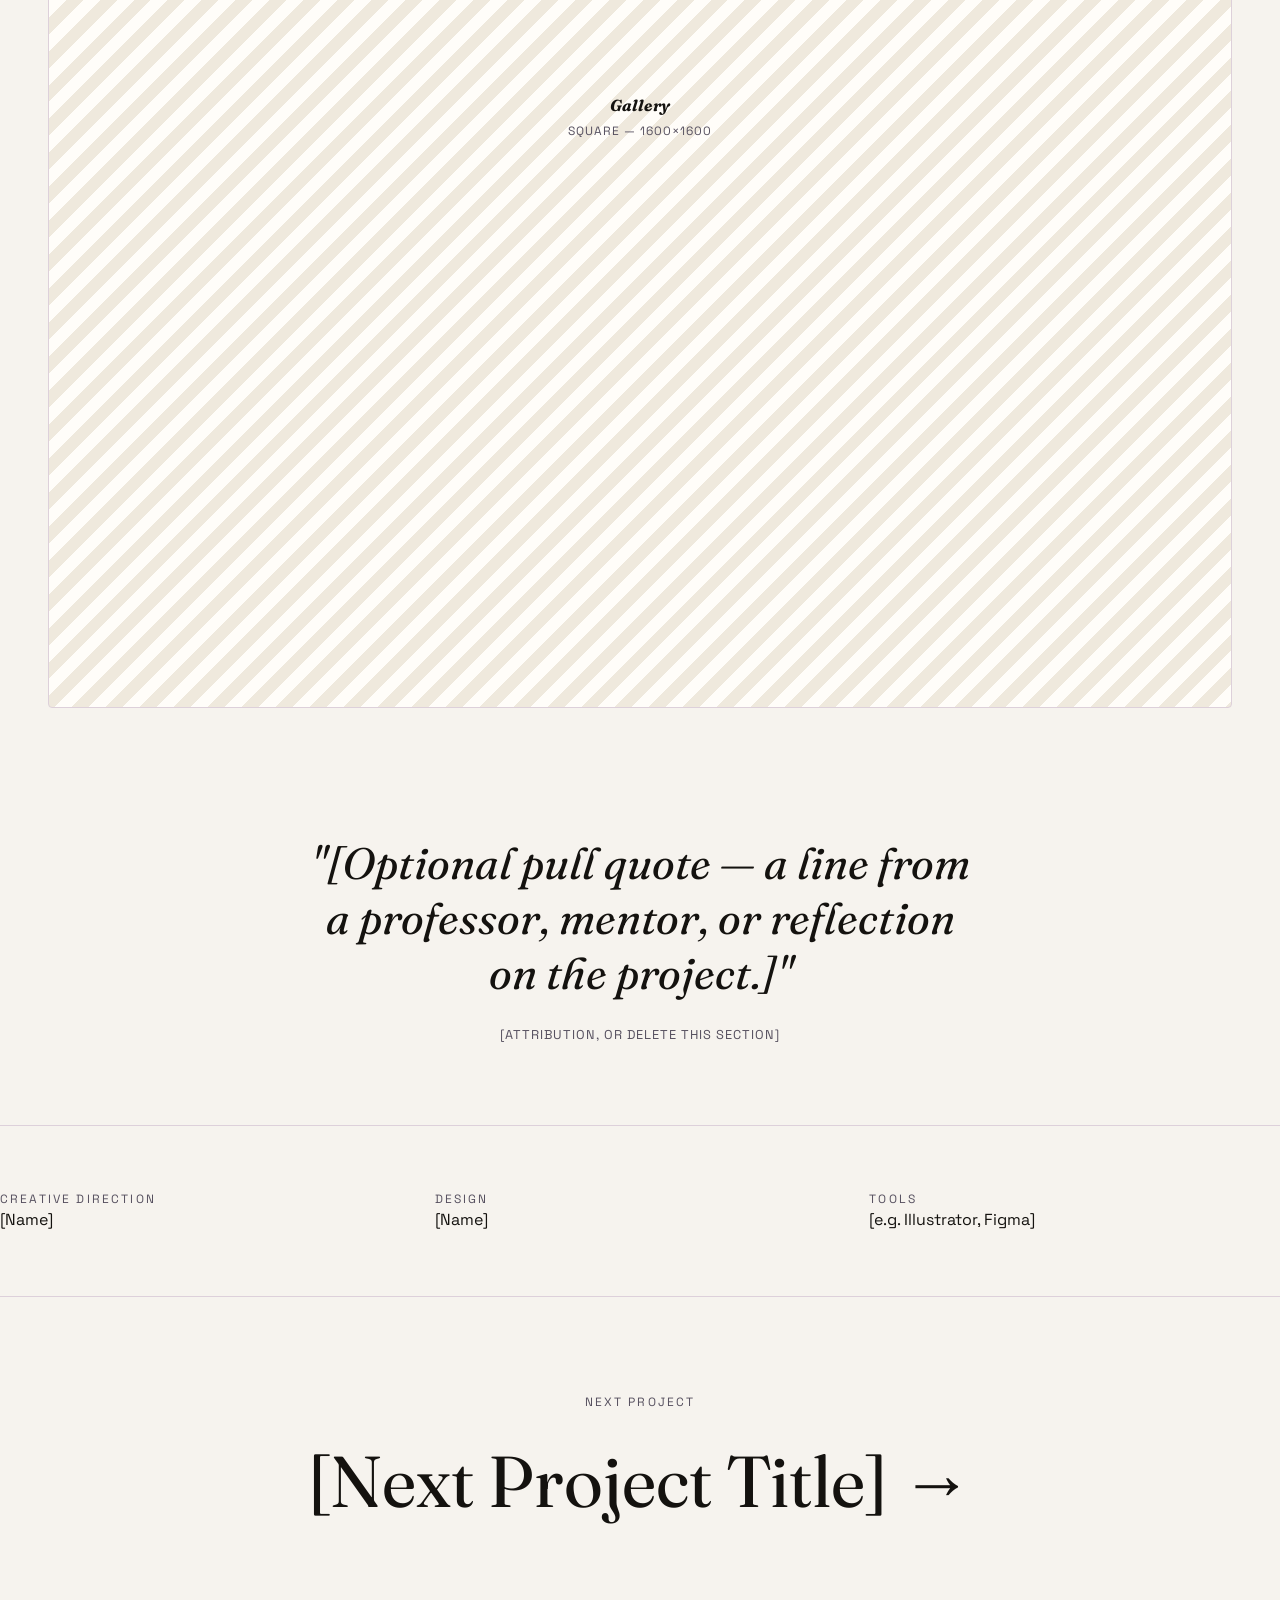
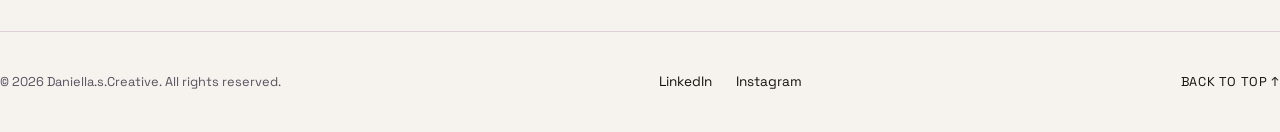
<file: work/_template.html>
<!DOCTYPE html>
<html lang="en">
<head>
<meta charset="UTF-8">
<meta name="viewport" content="width=device-width, initial-scale=1.0">
<title>[Project Title] — Daniella.s.Creative</title>
<meta name="description" content="[One-sentence project summary for search/social previews.]">
<link rel="preconnect" href="https://fonts.googleapis.com">
<link rel="stylesheet" href="../css/style.css">
</head>
<body>

<!-- ==========================================================================
  PROJECT PAGE TEMPLATE — duplicate this file to add a new project.
  1. Save a copy in /work/ with a short-slug filename, e.g. work/my-project.html
  2. Replace every [BRACKETED] placeholder.
  3. Add a card for it to the grids in index.html and work.html.
  4. Swap .img-ph placeholder blocks for real <img src="..."> tags as you
     get final images — see README.md for recommended image sizes.
  5. Add as many extra images to the .gallery section as you like; just
     copy one of the existing .img-ph blocks inside it.
========================================================================== -->

<header class="site-header">
  <nav class="nav">
    <a href="../index.html" class="nav-logo">Daniella.s.Creative<span>.</span></a>
    <ul class="nav-links">
      <li><a href="../index.html">Home</a></li>
      <li><a href="../work.html" aria-current="page">Work</a></li>
      <li><a href="../about.html">About</a></li>
      <li><a href="../contact.html">Contact</a></li>
    </ul>
    <div class="nav-right">
      <button class="theme-toggle" type="button" aria-label="Toggle dark mode" aria-pressed="false">
        <svg class="icon-sun" viewBox="0 0 24 24" fill="none" stroke="currentColor" stroke-width="2" stroke-linecap="round" stroke-linejoin="round"><circle cx="12" cy="12" r="4"></circle><path d="M12 2v2M12 20v2M4.93 4.93l1.41 1.41M17.66 17.66l1.41 1.41M2 12h2M20 12h2M4.93 19.07l1.41-1.41M17.66 6.34l1.41-1.41"/></svg>
        <svg class="icon-moon" viewBox="0 0 24 24" fill="none" stroke="currentColor" stroke-width="2" stroke-linecap="round" stroke-linejoin="round"><path d="M21 12.79A9 9 0 1 1 11.21 3 7 7 0 0 0 21 12.79z"/></svg>
      </button>
      <button class="nav-toggle" aria-label="Toggle menu" aria-expanded="false">
        <span></span><span></span><span></span>
      </button>
    </div>
  </nav>
</header>

<main>

  <section class="project-hero wrap">
    <p class="eyebrow" style="margin-bottom:1rem;"><a href="../work.html">← Back to Work</a> &nbsp;/&nbsp; [Project Category]</p>
    <h1 class="serif" style="font-size: var(--fs-h1); max-width: 20ch;">[Project Title]</h1>
    <p style="max-width:48ch; margin-top:1.25rem; color:var(--ink-soft); font-size:1.1rem;">[One-line project teaser — the same line used on the work grid card.]</p>
  </section>

  <div class="wrap">
    <div class="project-meta-bar">
      <div><p class="eyebrow">Client</p><strong>[Client / Brand Name]</strong></div>
      <div><p class="eyebrow">Role</p><strong>[Your Role]</strong></div>
      <div><p class="eyebrow">Year</p><strong>[Year]</strong></div>
      <div><p class="eyebrow">Deliverables</p><strong>[e.g. Identity, Collateral]</strong></div>
    </div>
  </div>

  <div class="wrap project-hero-img reveal">
    <div class="img-ph r-16-9">
      <div class="img-ph-label"><b>Hero Image</b>Full-width — 2400×1350</div>
    </div>
  </div>

  <section class="wrap project-intro">
    <div class="reveal">
      <h2 class="serif">Overview</h2>
    </div>
    <div class="body reveal">
      <p>[Two to three sentences on the brief: what the challenge or opportunity was, who the audience is, and what you set out to solve.]</p>
      <p>[A paragraph on your approach and the concept you landed on — strategy, key insight, or creative territory.]</p>
      <p>[A closing paragraph on the outcome, what the system/experience includes, and any results or reception if applicable.]</p>
    </div>
  </section>

  <section class="wrap gallery">
    <div class="img-ph r-16-9 reveal"><div class="img-ph-label"><b>Gallery</b>Full-width — 2400×1350</div></div>
    <div class="gallery gallery-2col" style="padding:0;">
      <div class="img-ph r-4-3 reveal"><div class="img-ph-label"><b>Gallery</b>1600×1200</div></div>
      <div class="img-ph r-4-3 reveal"><div class="img-ph-label"><b>Gallery</b>1600×1200</div></div>
    </div>
    <div class="img-ph r-1-1 reveal"><div class="img-ph-label"><b>Gallery</b>Square — 1600×1600</div></div>
  </section>

  <section class="wrap pull-quote reveal">
    <blockquote>"[Optional pull quote — a line from a professor, mentor, or reflection on the project.]"</blockquote>
    <cite>[Attribution, or delete this section]</cite>
  </section>

  <section class="wrap credits reveal">
    <div><span class="eyebrow">Creative Direction</span><span>[Name]</span></div>
    <div><span class="eyebrow">Design</span><span>[Name]</span></div>
    <div><span class="eyebrow">Tools</span><span>[e.g. Illustrator, Figma]</span></div>
  </section>

  <section class="next-project wrap">
    <p class="eyebrow">Next Project</p>
    <a href="[next-project-slug].html">
      <h2 class="serif">[Next Project Title] →</h2>
    </a>
  </section>

</main>

<footer class="site-footer wrap">
  <div class="footer-row">
    <span class="footer-note">© <span data-year></span> Daniella.s.Creative. All rights reserved.</span>
    <ul class="footer-links">
      <li><a href="https://www.linkedin.com/in/daniella-salciccia/">LinkedIn</a></li>
      <li><a href="https://www.instagram.com/daniella.s.creative/">Instagram</a></li>
    </ul>
    <a href="#" class="back-to-top">Back to top ↑</a>
  </div>
</footer>

<script src="../js/main.js"></script>
</body>
</html>
</file>
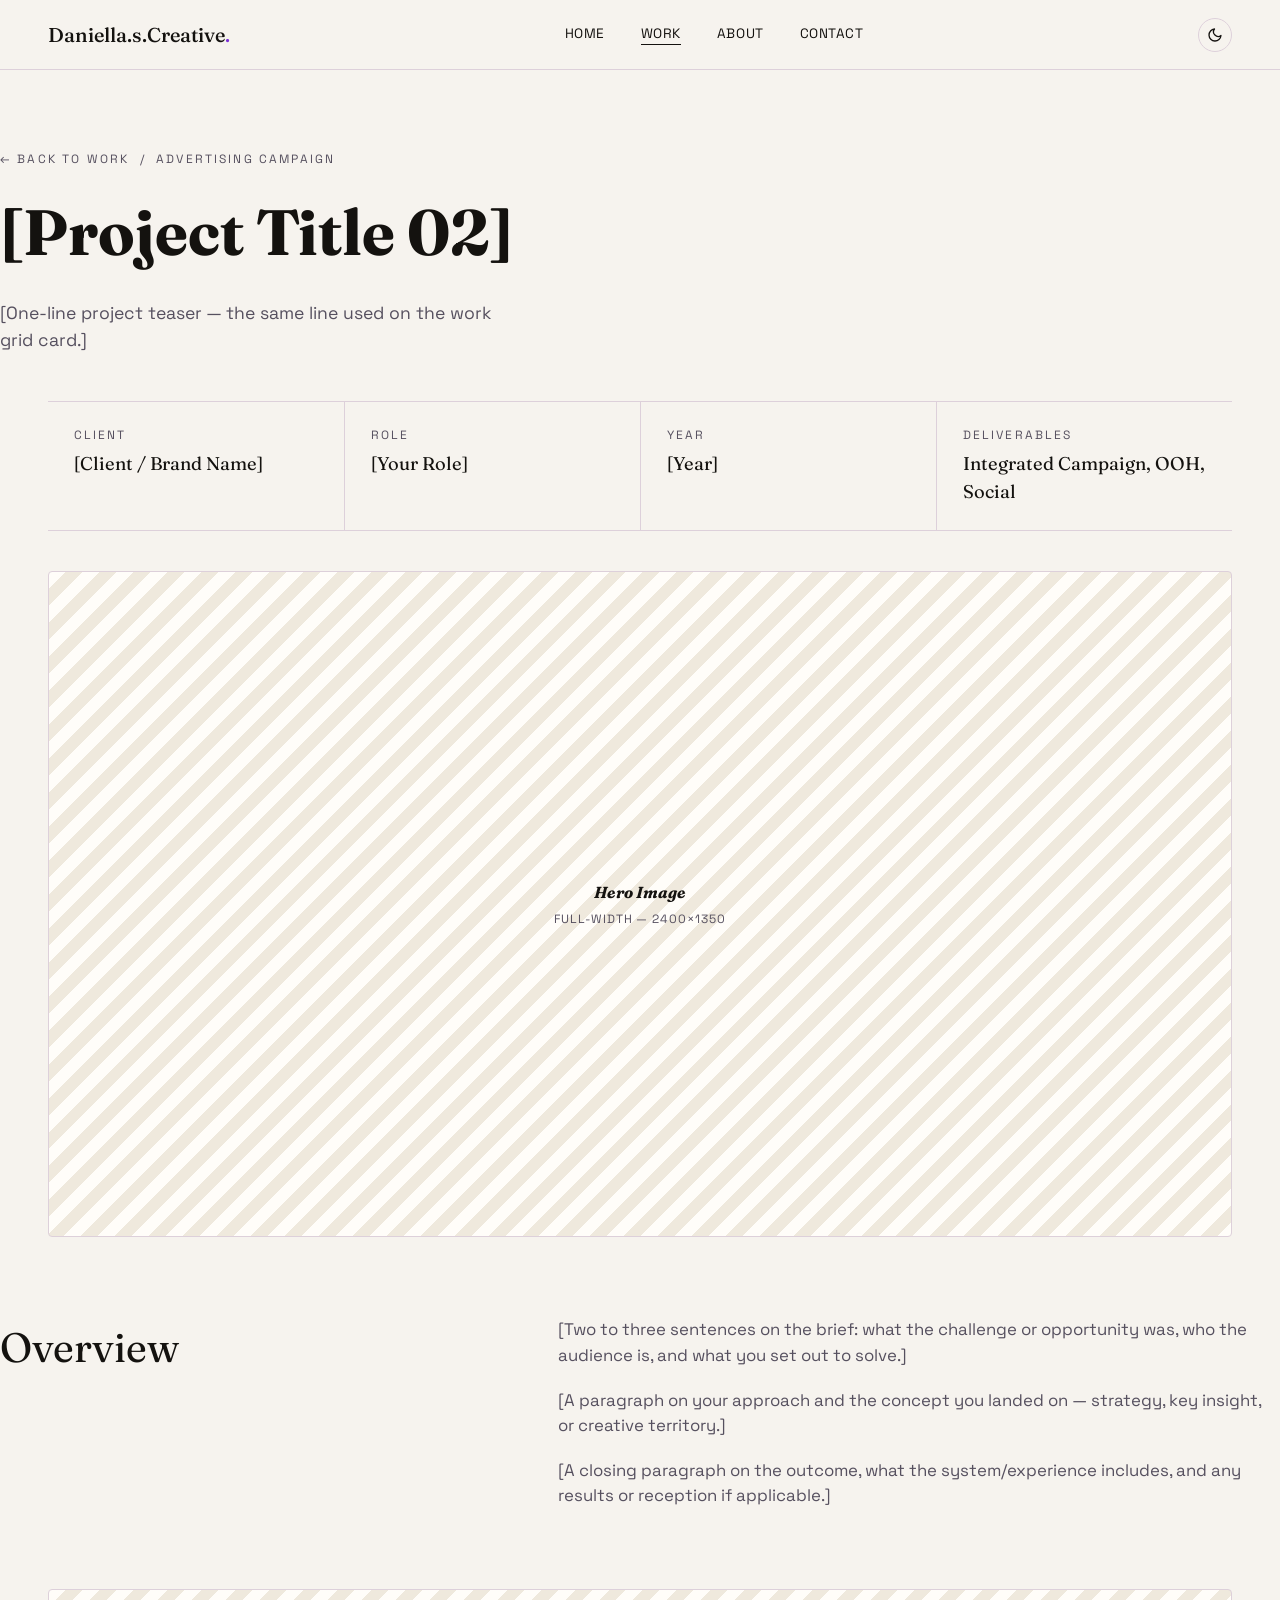
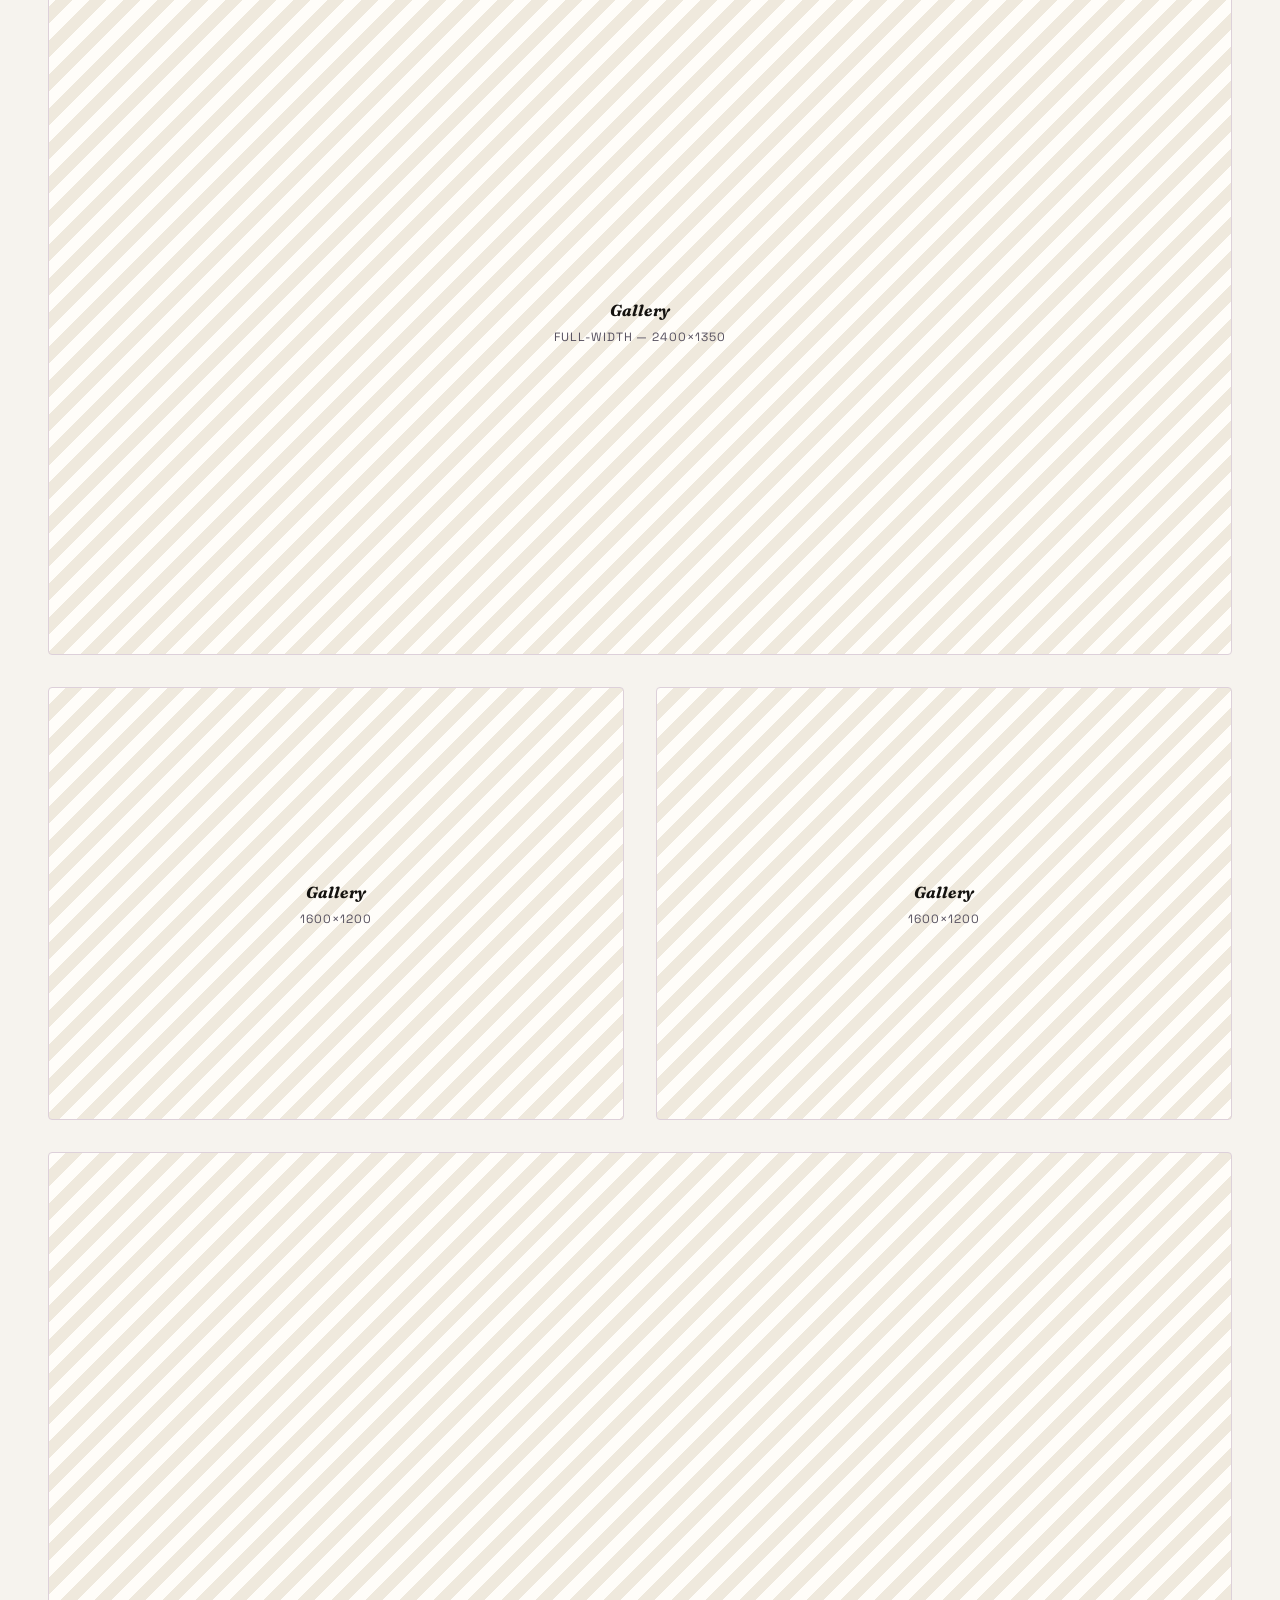
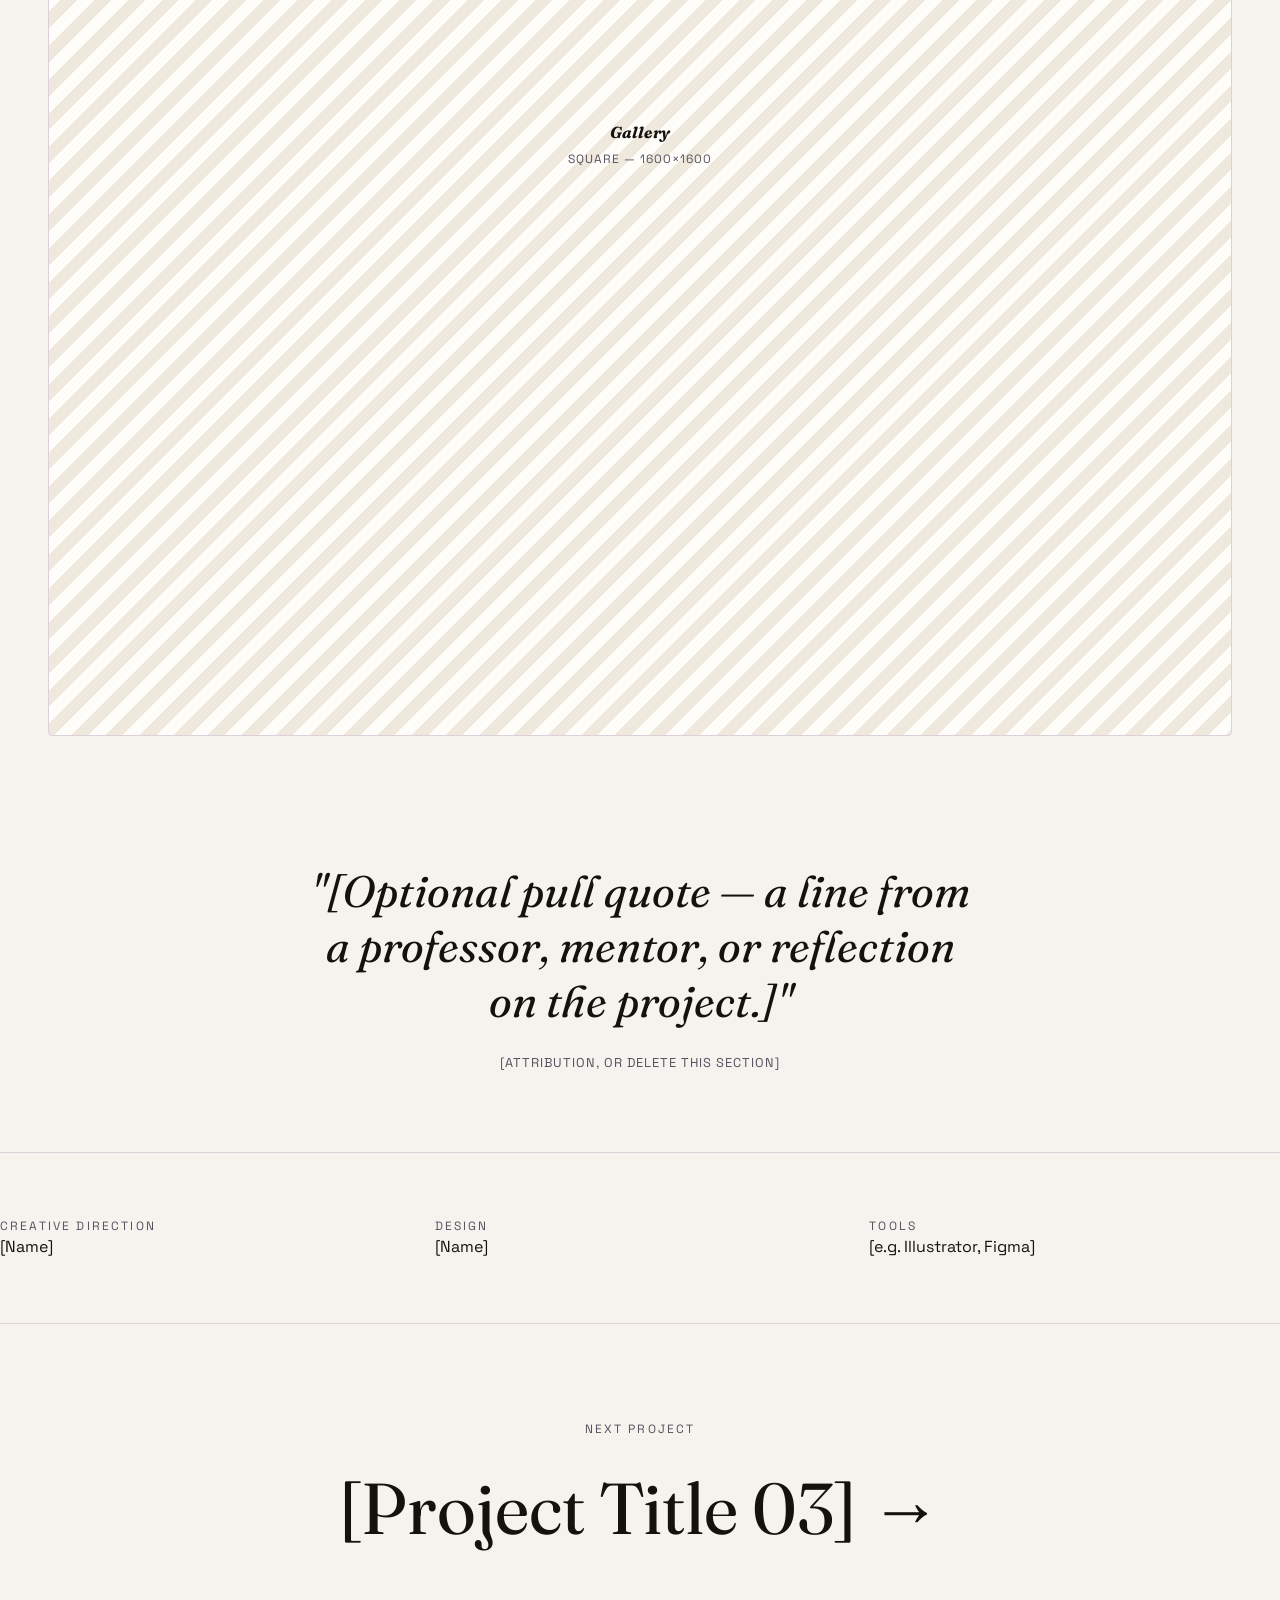
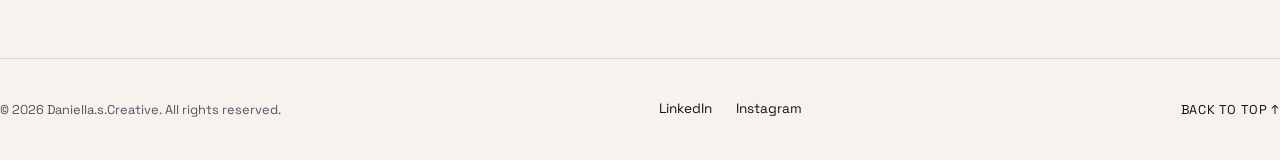
<file: work/ad-campaign.html>
<!DOCTYPE html>
<html lang="en">
<head>
<meta charset="UTF-8">
<meta name="viewport" content="width=device-width, initial-scale=1.0">
<title>[Project Title 02] — Daniella.s.Creative</title>
<meta name="description" content="[One-sentence project summary for search/social previews.]">
<link rel="preconnect" href="https://fonts.googleapis.com">
<link rel="stylesheet" href="../css/style.css">
</head>
<body>

<!-- ==========================================================================
  PROJECT PAGE TEMPLATE — duplicate this file to add a new project.
  1. Save a copy in /work/ with a short-slug filename, e.g. work/my-project.html
  2. Replace every [BRACKETED] placeholder.
  3. Add a card for it to the grids in index.html and work.html.
  4. Swap .img-ph placeholder blocks for real <img src="..."> tags as you
     get final images — see README.md for recommended image sizes.
  5. Add as many extra images to the .gallery section as you like; just
     copy one of the existing .img-ph blocks inside it.
========================================================================== -->

<header class="site-header">
  <nav class="nav">
    <a href="../index.html" class="nav-logo">Daniella.s.Creative<span>.</span></a>
    <ul class="nav-links">
      <li><a href="../index.html">Home</a></li>
      <li><a href="../work.html" aria-current="page">Work</a></li>
      <li><a href="../about.html">About</a></li>
      <li><a href="../contact.html">Contact</a></li>
    </ul>
    <div class="nav-right">
      <button class="theme-toggle" type="button" aria-label="Toggle dark mode" aria-pressed="false">
        <svg class="icon-sun" viewBox="0 0 24 24" fill="none" stroke="currentColor" stroke-width="2" stroke-linecap="round" stroke-linejoin="round"><circle cx="12" cy="12" r="4"></circle><path d="M12 2v2M12 20v2M4.93 4.93l1.41 1.41M17.66 17.66l1.41 1.41M2 12h2M20 12h2M4.93 19.07l1.41-1.41M17.66 6.34l1.41-1.41"/></svg>
        <svg class="icon-moon" viewBox="0 0 24 24" fill="none" stroke="currentColor" stroke-width="2" stroke-linecap="round" stroke-linejoin="round"><path d="M21 12.79A9 9 0 1 1 11.21 3 7 7 0 0 0 21 12.79z"/></svg>
      </button>
      <button class="nav-toggle" aria-label="Toggle menu" aria-expanded="false">
        <span></span><span></span><span></span>
      </button>
    </div>
  </nav>
</header>

<main>

  <section class="project-hero wrap">
    <p class="eyebrow" style="margin-bottom:1rem;"><a href="../work.html">← Back to Work</a> &nbsp;/&nbsp; Advertising Campaign</p>
    <h1 class="serif" style="font-size: var(--fs-h1); max-width: 20ch;">[Project Title 02]</h1>
    <p style="max-width:48ch; margin-top:1.25rem; color:var(--ink-soft); font-size:1.1rem;">[One-line project teaser — the same line used on the work grid card.]</p>
  </section>

  <div class="wrap">
    <div class="project-meta-bar">
      <div><p class="eyebrow">Client</p><strong>[Client / Brand Name]</strong></div>
      <div><p class="eyebrow">Role</p><strong>[Your Role]</strong></div>
      <div><p class="eyebrow">Year</p><strong>[Year]</strong></div>
      <div><p class="eyebrow">Deliverables</p><strong>Integrated Campaign, OOH, Social</strong></div>
    </div>
  </div>

  <div class="wrap project-hero-img reveal">
    <div class="img-ph r-16-9">
      <div class="img-ph-label"><b>Hero Image</b>Full-width — 2400×1350</div>
    </div>
  </div>

  <section class="wrap project-intro">
    <div class="reveal">
      <h2 class="serif">Overview</h2>
    </div>
    <div class="body reveal">
      <p>[Two to three sentences on the brief: what the challenge or opportunity was, who the audience is, and what you set out to solve.]</p>
      <p>[A paragraph on your approach and the concept you landed on — strategy, key insight, or creative territory.]</p>
      <p>[A closing paragraph on the outcome, what the system/experience includes, and any results or reception if applicable.]</p>
    </div>
  </section>

  <section class="wrap gallery">
    <div class="img-ph r-16-9 reveal"><div class="img-ph-label"><b>Gallery</b>Full-width — 2400×1350</div></div>
    <div class="gallery gallery-2col" style="padding:0;">
      <div class="img-ph r-4-3 reveal"><div class="img-ph-label"><b>Gallery</b>1600×1200</div></div>
      <div class="img-ph r-4-3 reveal"><div class="img-ph-label"><b>Gallery</b>1600×1200</div></div>
    </div>
    <div class="img-ph r-1-1 reveal"><div class="img-ph-label"><b>Gallery</b>Square — 1600×1600</div></div>
  </section>

  <section class="wrap pull-quote reveal">
    <blockquote>"[Optional pull quote — a line from a professor, mentor, or reflection on the project.]"</blockquote>
    <cite>[Attribution, or delete this section]</cite>
  </section>

  <section class="wrap credits reveal">
    <div><span class="eyebrow">Creative Direction</span><span>[Name]</span></div>
    <div><span class="eyebrow">Design</span><span>[Name]</span></div>
    <div><span class="eyebrow">Tools</span><span>[e.g. Illustrator, Figma]</span></div>
  </section>

  <section class="next-project wrap">
    <p class="eyebrow">Next Project</p>
    <a href="environmental-installation.html">
      <h2 class="serif">[Project Title 03] →</h2>
    </a>
  </section>

</main>

<footer class="site-footer wrap">
  <div class="footer-row">
    <span class="footer-note">© <span data-year></span> Daniella.s.Creative. All rights reserved.</span>
    <ul class="footer-links">
      <li><a href="https://www.linkedin.com/in/daniella-salciccia/">LinkedIn</a></li>
      <li><a href="https://www.instagram.com/daniella.s.creative/">Instagram</a></li>
    </ul>
    <a href="#" class="back-to-top">Back to top ↑</a>
  </div>
</footer>

<script src="../js/main.js"></script>
</body>
</html>
</file>
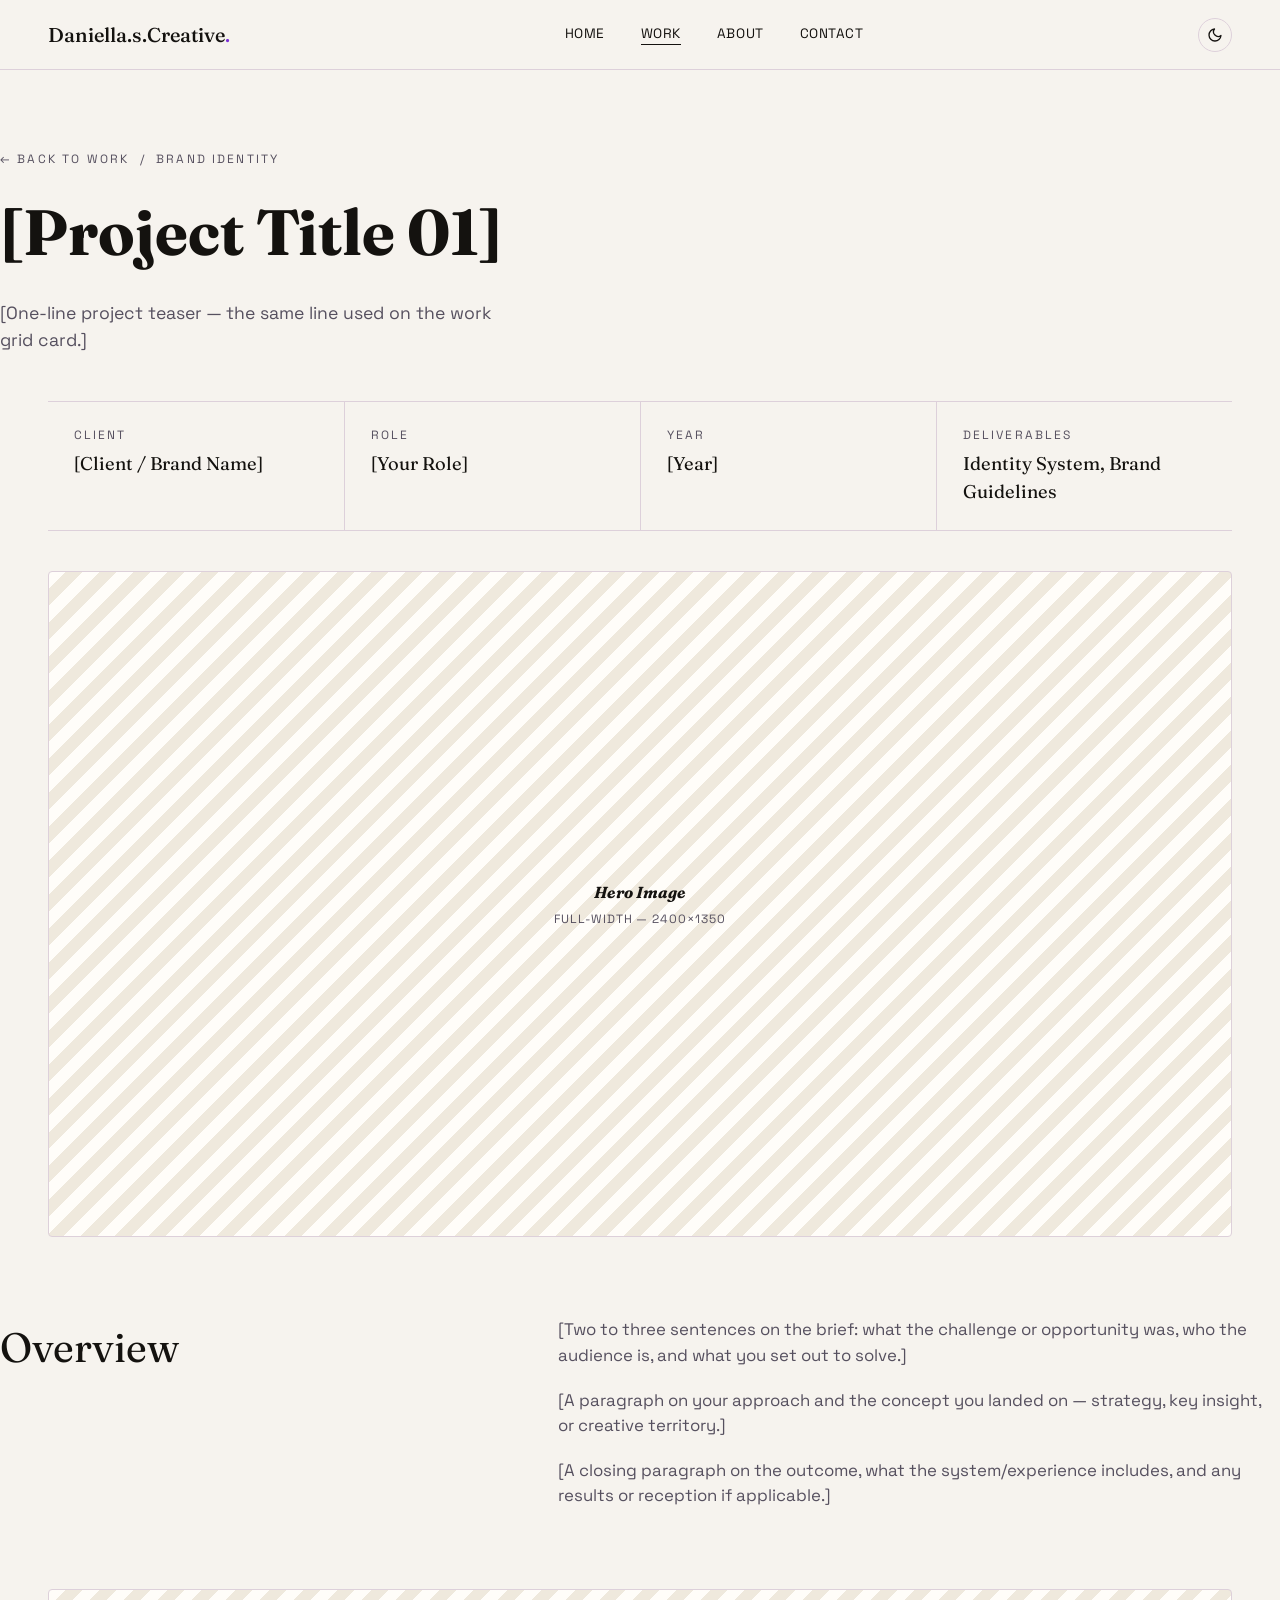
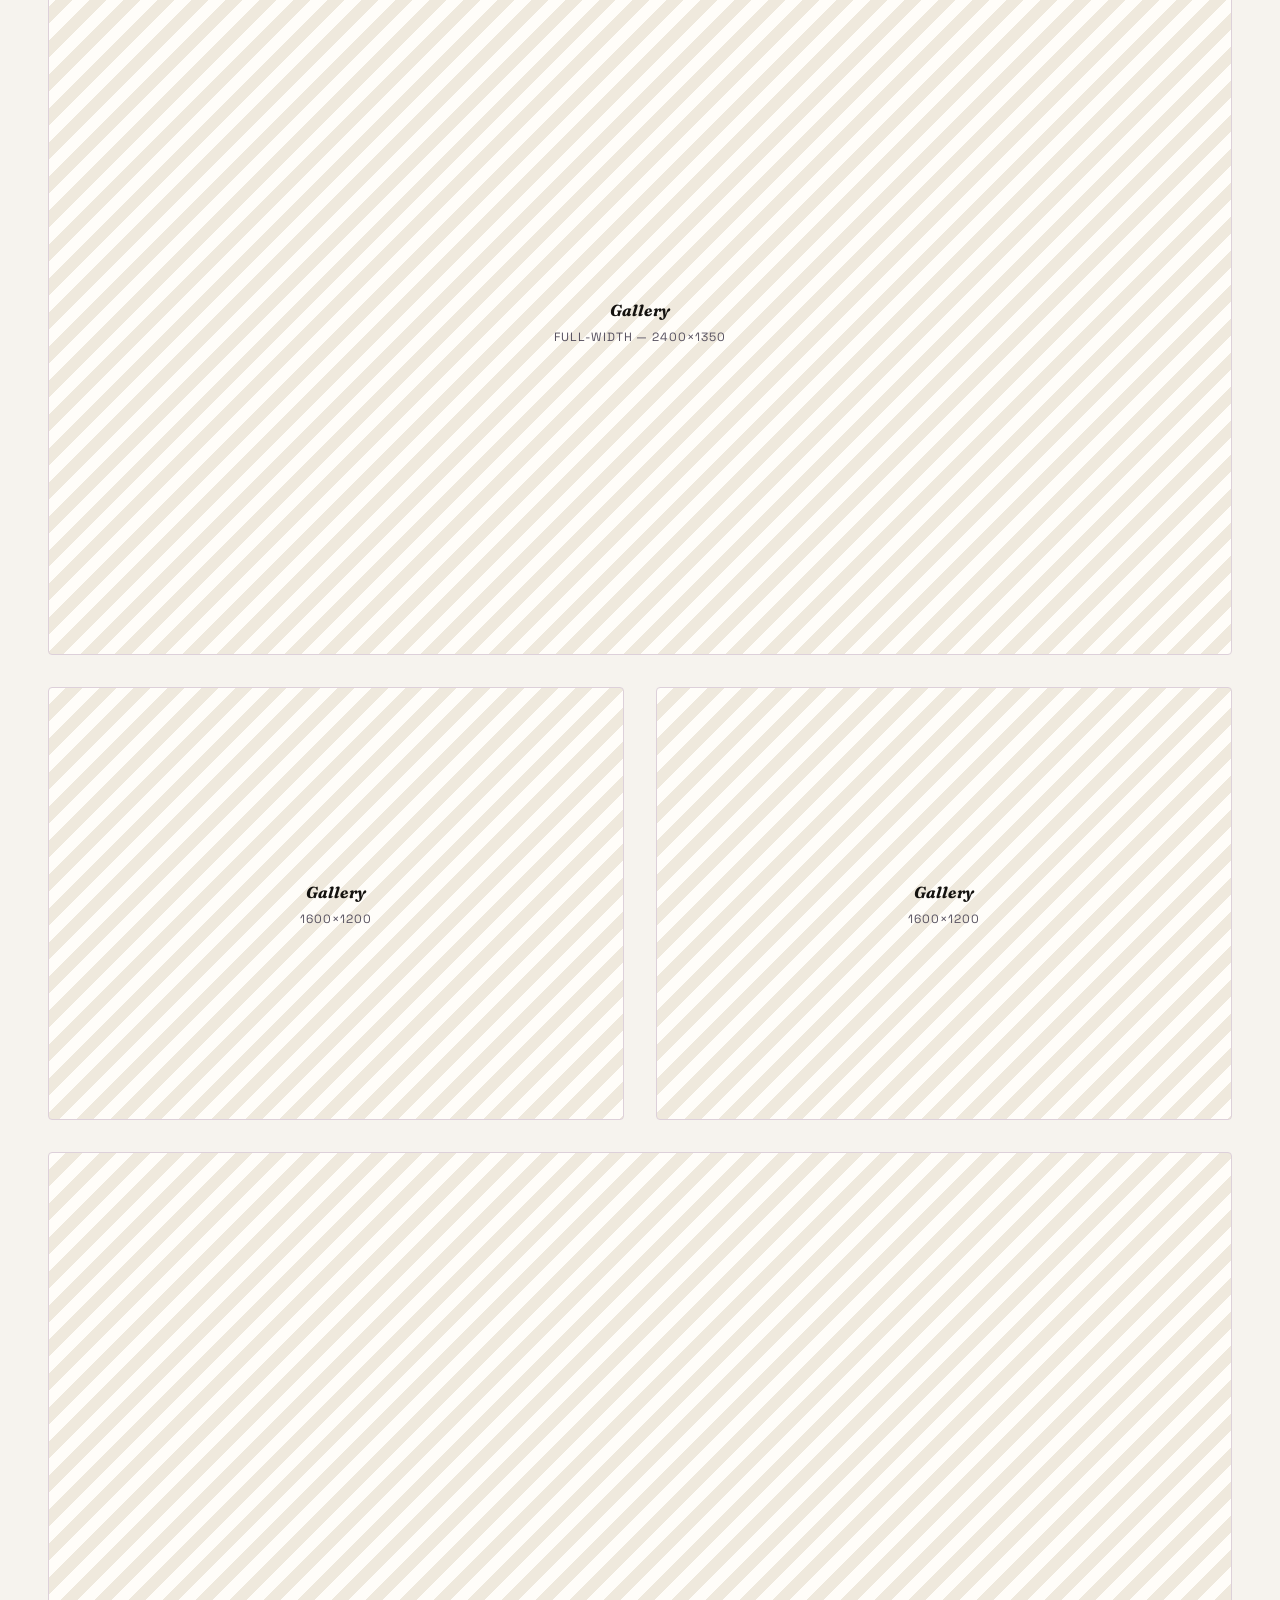
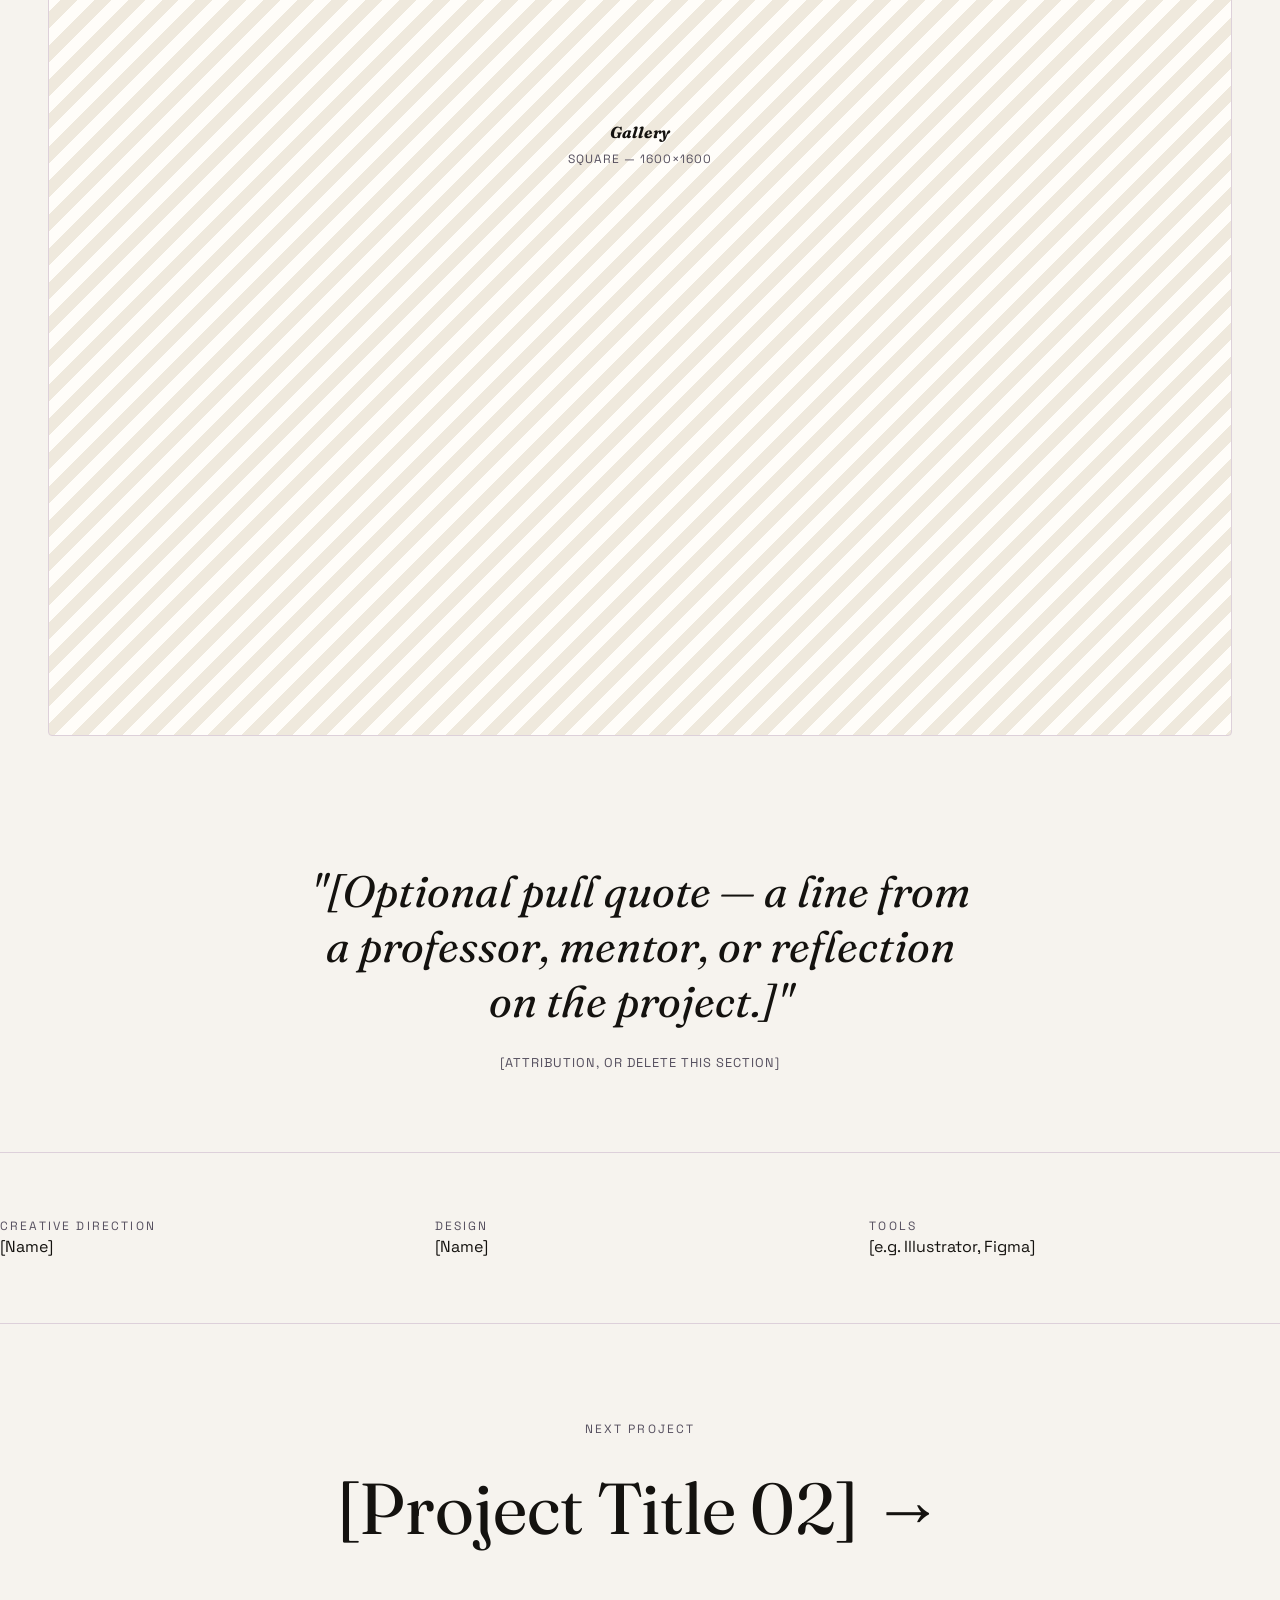
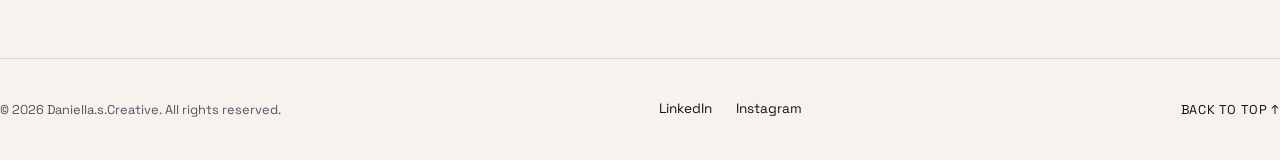
<file: work/brand-identity.html>
<!DOCTYPE html>
<html lang="en">
<head>
<meta charset="UTF-8">
<meta name="viewport" content="width=device-width, initial-scale=1.0">
<title>[Project Title 01] — Daniella.s.Creative</title>
<meta name="description" content="[One-sentence project summary for search/social previews.]">
<link rel="preconnect" href="https://fonts.googleapis.com">
<link rel="stylesheet" href="../css/style.css">
</head>
<body>

<!-- ==========================================================================
  PROJECT PAGE TEMPLATE — duplicate this file to add a new project.
  1. Save a copy in /work/ with a short-slug filename, e.g. work/my-project.html
  2. Replace every [BRACKETED] placeholder.
  3. Add a card for it to the grids in index.html and work.html.
  4. Swap .img-ph placeholder blocks for real <img src="..."> tags as you
     get final images — see README.md for recommended image sizes.
  5. Add as many extra images to the .gallery section as you like; just
     copy one of the existing .img-ph blocks inside it.
========================================================================== -->

<header class="site-header">
  <nav class="nav">
    <a href="../index.html" class="nav-logo">Daniella.s.Creative<span>.</span></a>
    <ul class="nav-links">
      <li><a href="../index.html">Home</a></li>
      <li><a href="../work.html" aria-current="page">Work</a></li>
      <li><a href="../about.html">About</a></li>
      <li><a href="../contact.html">Contact</a></li>
    </ul>
    <div class="nav-right">
      <button class="theme-toggle" type="button" aria-label="Toggle dark mode" aria-pressed="false">
        <svg class="icon-sun" viewBox="0 0 24 24" fill="none" stroke="currentColor" stroke-width="2" stroke-linecap="round" stroke-linejoin="round"><circle cx="12" cy="12" r="4"></circle><path d="M12 2v2M12 20v2M4.93 4.93l1.41 1.41M17.66 17.66l1.41 1.41M2 12h2M20 12h2M4.93 19.07l1.41-1.41M17.66 6.34l1.41-1.41"/></svg>
        <svg class="icon-moon" viewBox="0 0 24 24" fill="none" stroke="currentColor" stroke-width="2" stroke-linecap="round" stroke-linejoin="round"><path d="M21 12.79A9 9 0 1 1 11.21 3 7 7 0 0 0 21 12.79z"/></svg>
      </button>
      <button class="nav-toggle" aria-label="Toggle menu" aria-expanded="false">
        <span></span><span></span><span></span>
      </button>
    </div>
  </nav>
</header>

<main>

  <section class="project-hero wrap">
    <p class="eyebrow" style="margin-bottom:1rem;"><a href="../work.html">← Back to Work</a> &nbsp;/&nbsp; Brand Identity</p>
    <h1 class="serif" style="font-size: var(--fs-h1); max-width: 20ch;">[Project Title 01]</h1>
    <p style="max-width:48ch; margin-top:1.25rem; color:var(--ink-soft); font-size:1.1rem;">[One-line project teaser — the same line used on the work grid card.]</p>
  </section>

  <div class="wrap">
    <div class="project-meta-bar">
      <div><p class="eyebrow">Client</p><strong>[Client / Brand Name]</strong></div>
      <div><p class="eyebrow">Role</p><strong>[Your Role]</strong></div>
      <div><p class="eyebrow">Year</p><strong>[Year]</strong></div>
      <div><p class="eyebrow">Deliverables</p><strong>Identity System, Brand Guidelines</strong></div>
    </div>
  </div>

  <div class="wrap project-hero-img reveal">
    <div class="img-ph r-16-9">
      <div class="img-ph-label"><b>Hero Image</b>Full-width — 2400×1350</div>
    </div>
  </div>

  <section class="wrap project-intro">
    <div class="reveal">
      <h2 class="serif">Overview</h2>
    </div>
    <div class="body reveal">
      <p>[Two to three sentences on the brief: what the challenge or opportunity was, who the audience is, and what you set out to solve.]</p>
      <p>[A paragraph on your approach and the concept you landed on — strategy, key insight, or creative territory.]</p>
      <p>[A closing paragraph on the outcome, what the system/experience includes, and any results or reception if applicable.]</p>
    </div>
  </section>

  <section class="wrap gallery">
    <div class="img-ph r-16-9 reveal"><div class="img-ph-label"><b>Gallery</b>Full-width — 2400×1350</div></div>
    <div class="gallery gallery-2col" style="padding:0;">
      <div class="img-ph r-4-3 reveal"><div class="img-ph-label"><b>Gallery</b>1600×1200</div></div>
      <div class="img-ph r-4-3 reveal"><div class="img-ph-label"><b>Gallery</b>1600×1200</div></div>
    </div>
    <div class="img-ph r-1-1 reveal"><div class="img-ph-label"><b>Gallery</b>Square — 1600×1600</div></div>
  </section>

  <section class="wrap pull-quote reveal">
    <blockquote>"[Optional pull quote — a line from a professor, mentor, or reflection on the project.]"</blockquote>
    <cite>[Attribution, or delete this section]</cite>
  </section>

  <section class="wrap credits reveal">
    <div><span class="eyebrow">Creative Direction</span><span>[Name]</span></div>
    <div><span class="eyebrow">Design</span><span>[Name]</span></div>
    <div><span class="eyebrow">Tools</span><span>[e.g. Illustrator, Figma]</span></div>
  </section>

  <section class="next-project wrap">
    <p class="eyebrow">Next Project</p>
    <a href="ad-campaign.html">
      <h2 class="serif">[Project Title 02] →</h2>
    </a>
  </section>

</main>

<footer class="site-footer wrap">
  <div class="footer-row">
    <span class="footer-note">© <span data-year></span> Daniella.s.Creative. All rights reserved.</span>
    <ul class="footer-links">
      <li><a href="https://www.linkedin.com/in/daniella-salciccia/">LinkedIn</a></li>
      <li><a href="https://www.instagram.com/daniella.s.creative/">Instagram</a></li>
    </ul>
    <a href="#" class="back-to-top">Back to top ↑</a>
  </div>
</footer>

<script src="../js/main.js"></script>
</body>
</html>
</file>
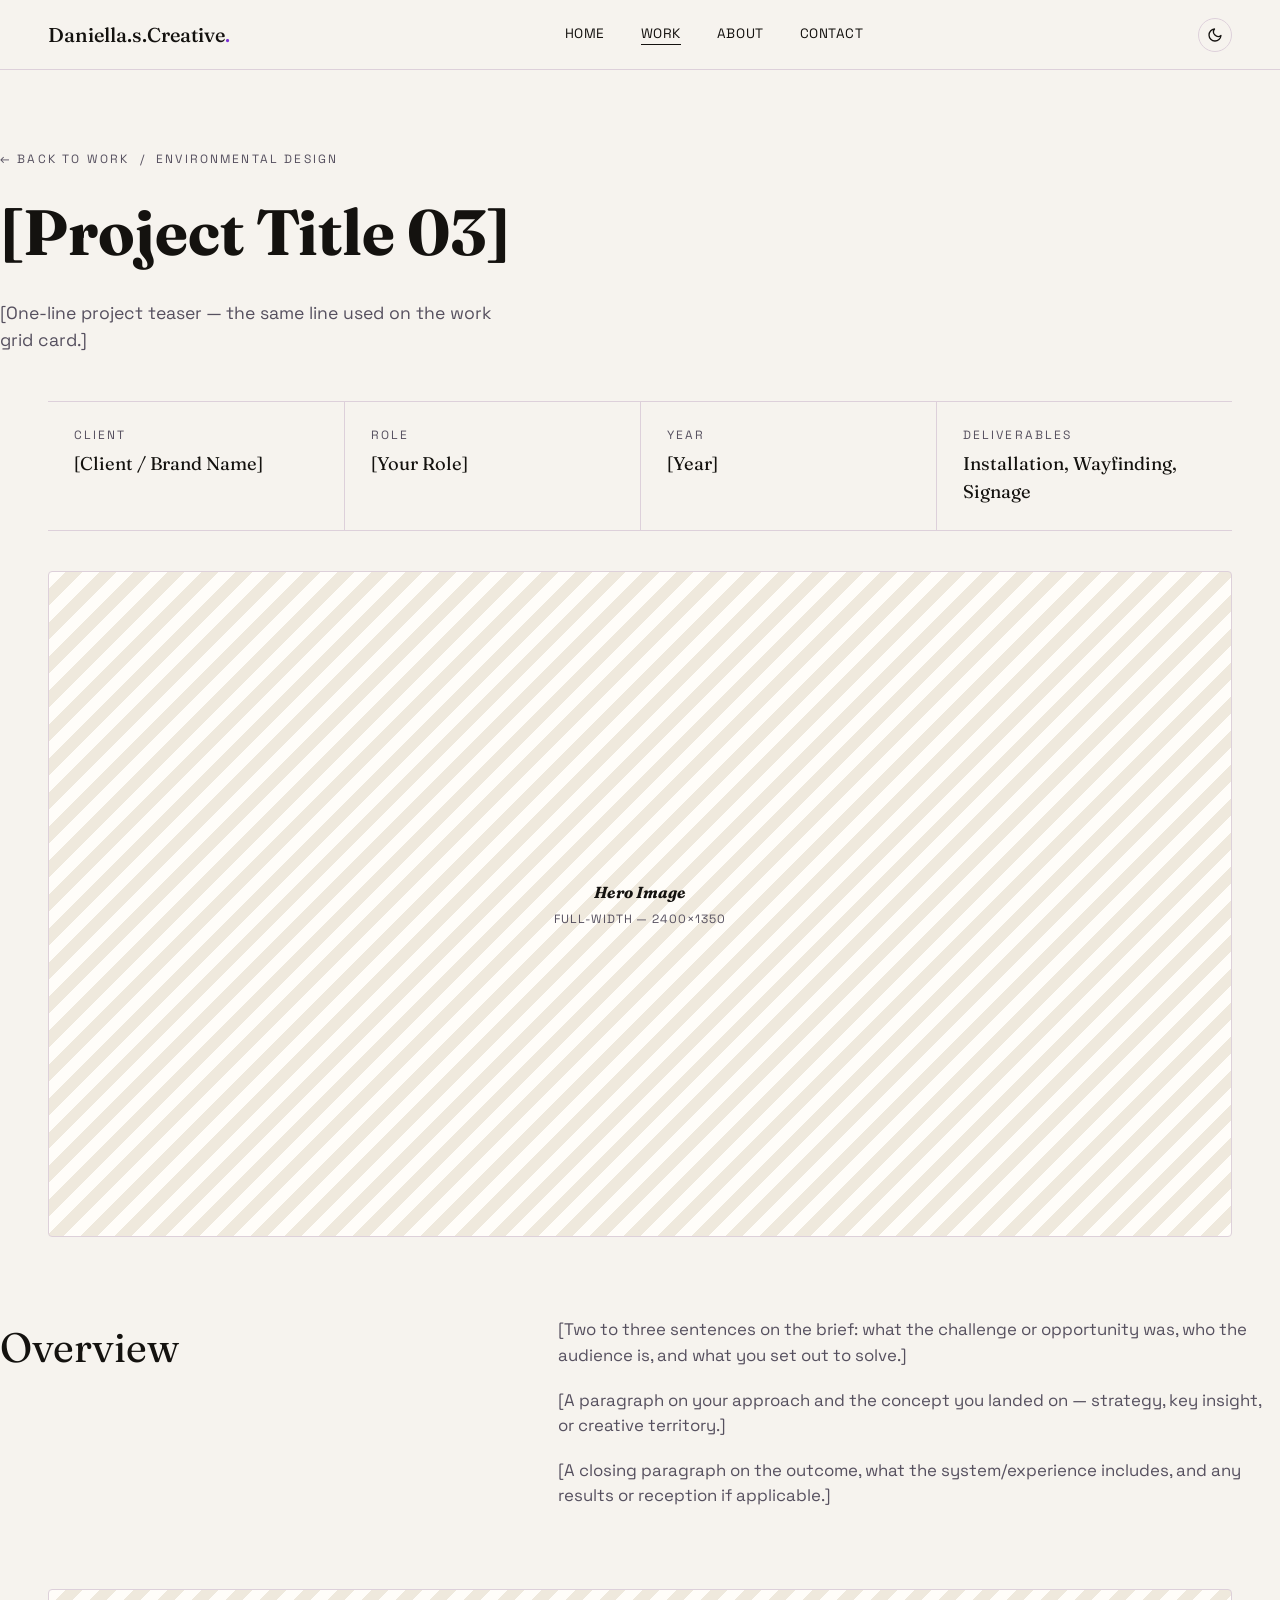
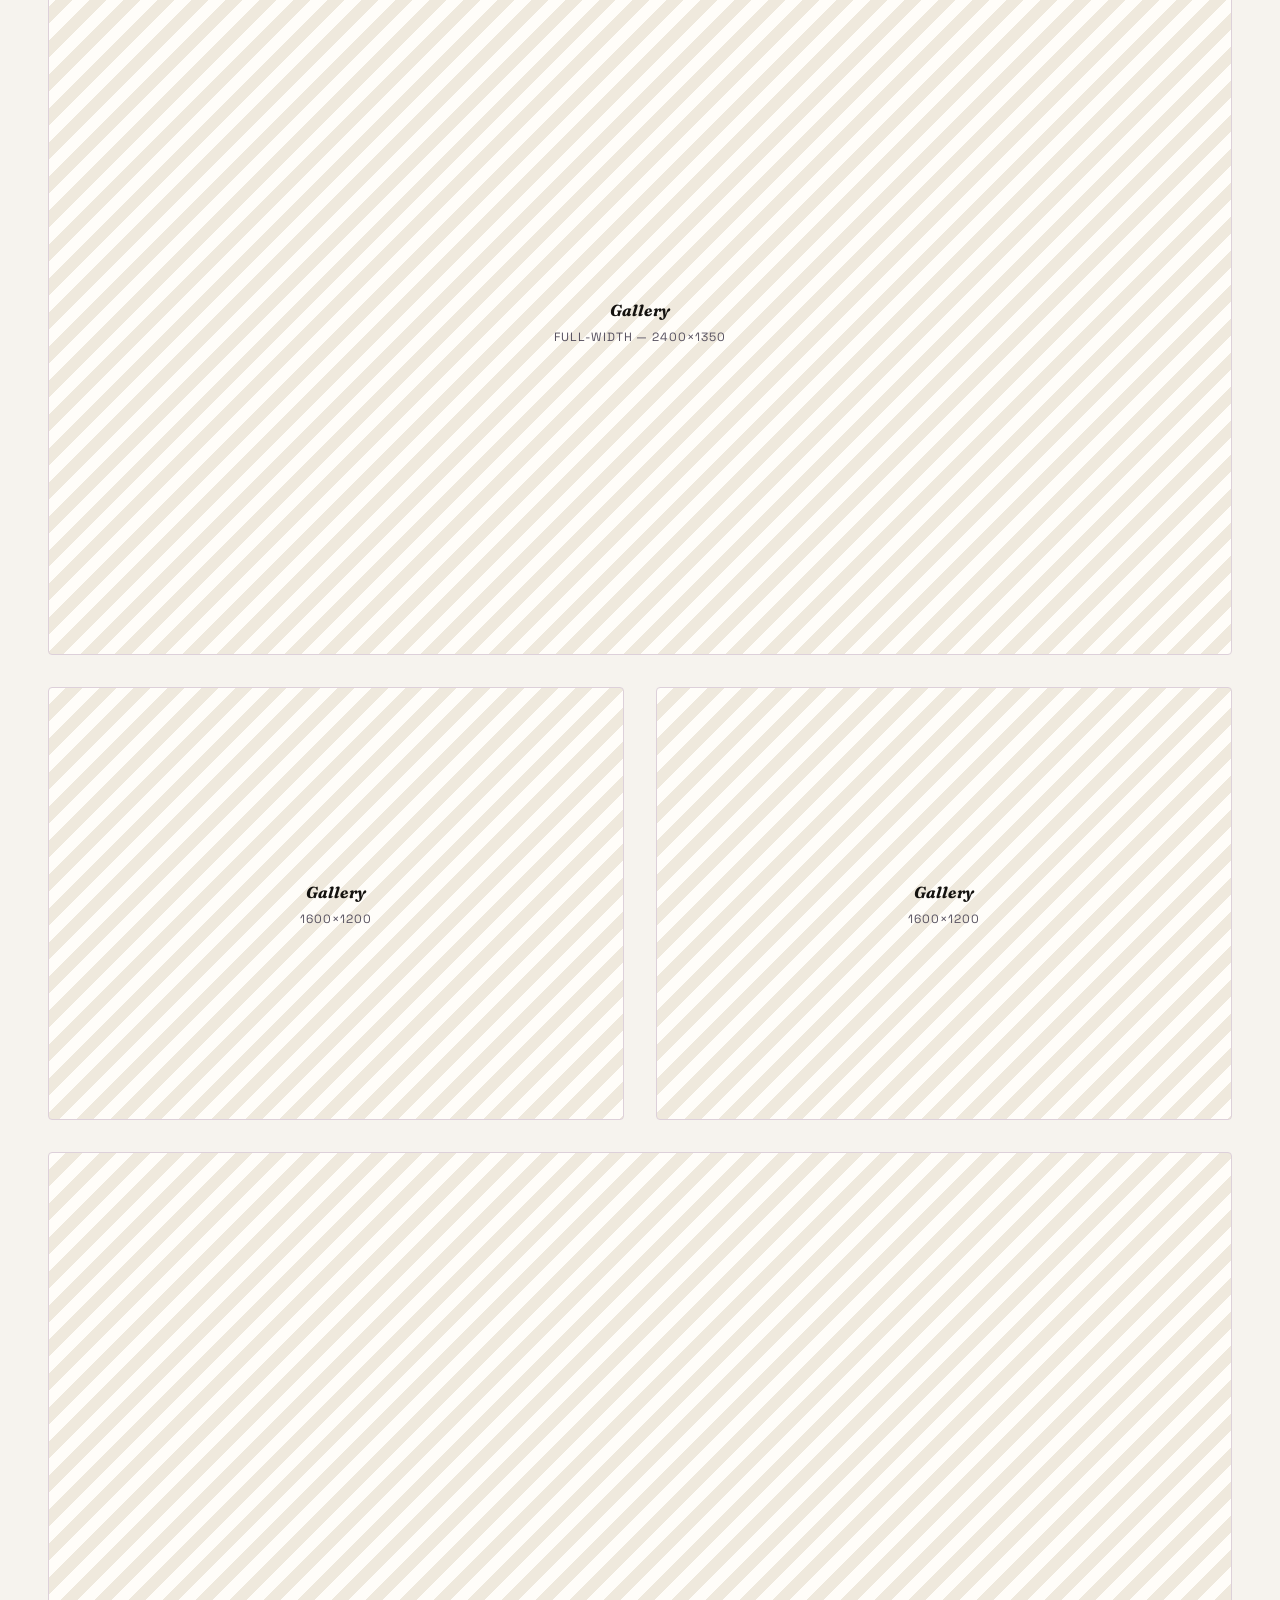
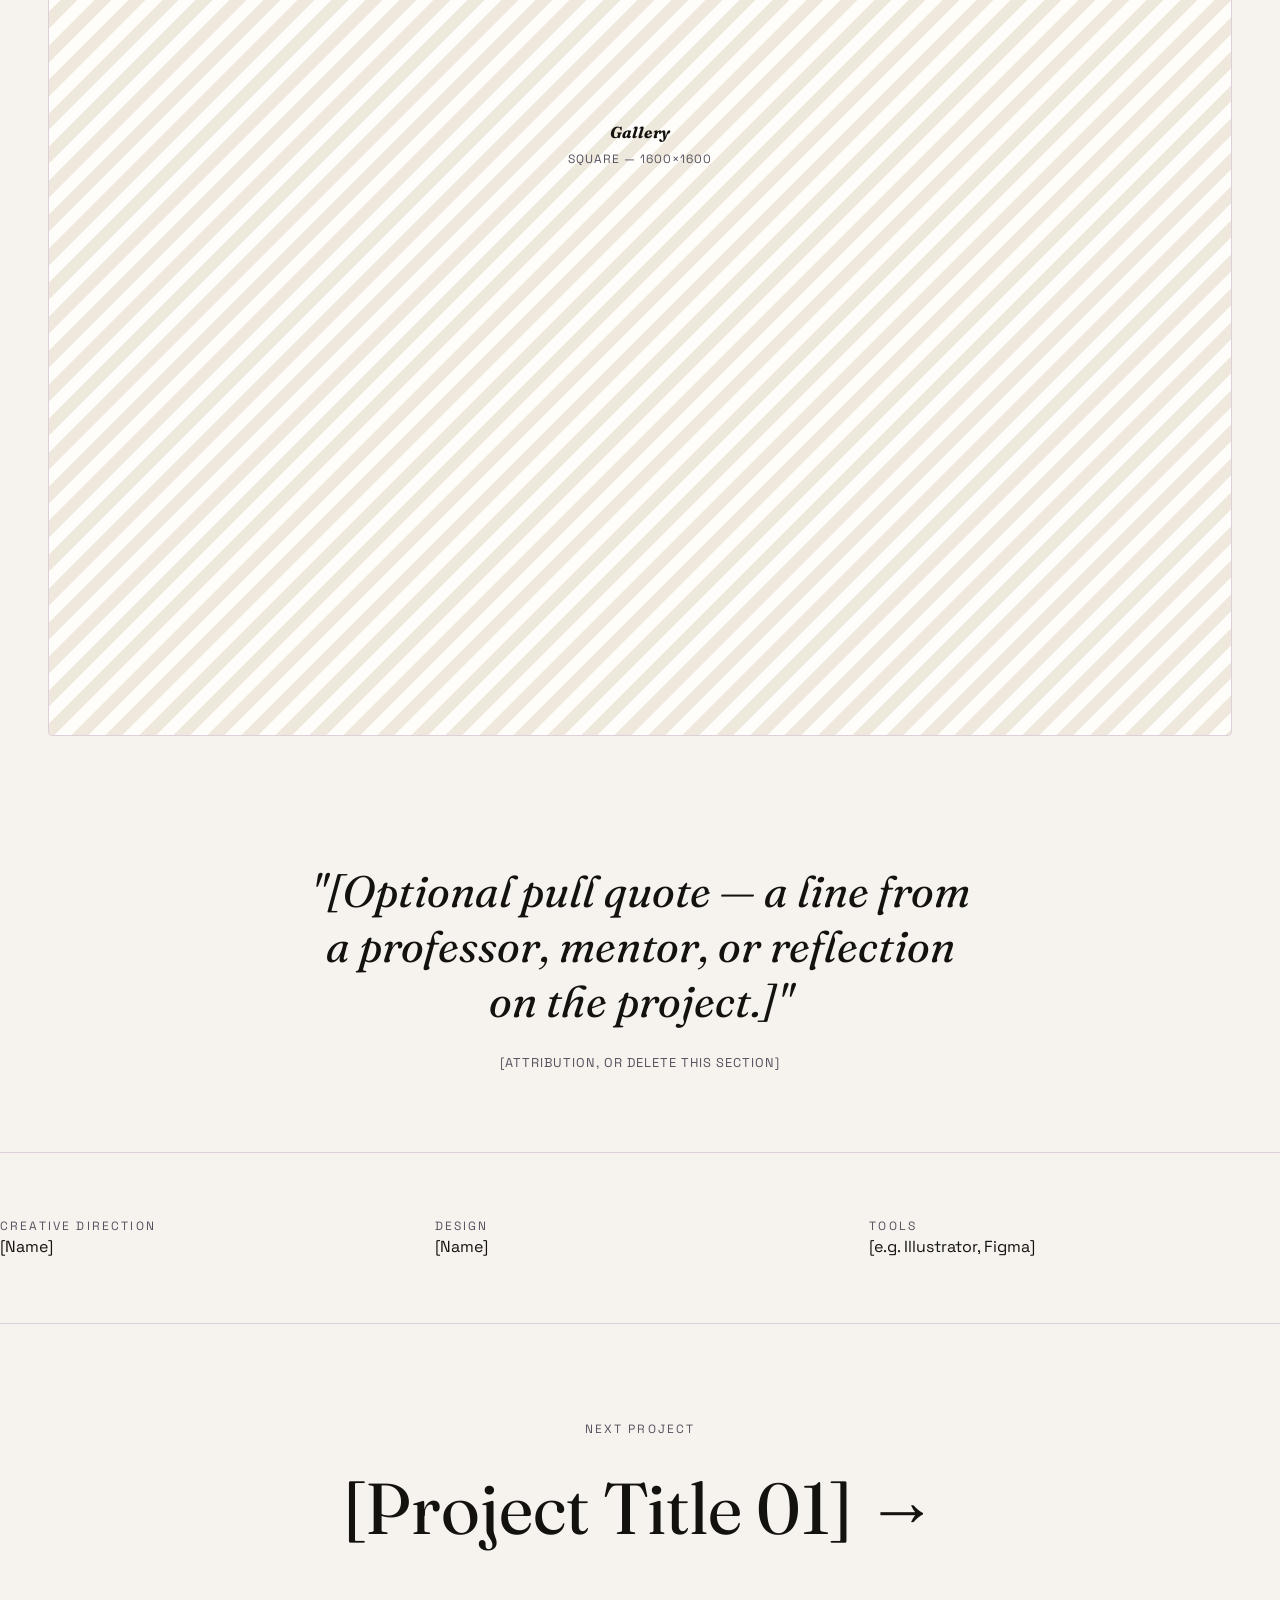
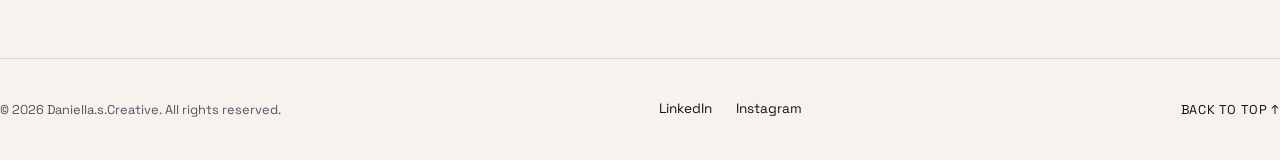
<file: work/environmental-installation.html>
<!DOCTYPE html>
<html lang="en">
<head>
<meta charset="UTF-8">
<meta name="viewport" content="width=device-width, initial-scale=1.0">
<title>[Project Title 03] — Daniella.s.Creative</title>
<meta name="description" content="[One-sentence project summary for search/social previews.]">
<link rel="preconnect" href="https://fonts.googleapis.com">
<link rel="stylesheet" href="../css/style.css">
</head>
<body>

<!-- ==========================================================================
  PROJECT PAGE TEMPLATE — duplicate this file to add a new project.
  1. Save a copy in /work/ with a short-slug filename, e.g. work/my-project.html
  2. Replace every [BRACKETED] placeholder.
  3. Add a card for it to the grids in index.html and work.html.
  4. Swap .img-ph placeholder blocks for real <img src="..."> tags as you
     get final images — see README.md for recommended image sizes.
  5. Add as many extra images to the .gallery section as you like; just
     copy one of the existing .img-ph blocks inside it.
========================================================================== -->

<header class="site-header">
  <nav class="nav">
    <a href="../index.html" class="nav-logo">Daniella.s.Creative<span>.</span></a>
    <ul class="nav-links">
      <li><a href="../index.html">Home</a></li>
      <li><a href="../work.html" aria-current="page">Work</a></li>
      <li><a href="../about.html">About</a></li>
      <li><a href="../contact.html">Contact</a></li>
    </ul>
    <div class="nav-right">
      <button class="theme-toggle" type="button" aria-label="Toggle dark mode" aria-pressed="false">
        <svg class="icon-sun" viewBox="0 0 24 24" fill="none" stroke="currentColor" stroke-width="2" stroke-linecap="round" stroke-linejoin="round"><circle cx="12" cy="12" r="4"></circle><path d="M12 2v2M12 20v2M4.93 4.93l1.41 1.41M17.66 17.66l1.41 1.41M2 12h2M20 12h2M4.93 19.07l1.41-1.41M17.66 6.34l1.41-1.41"/></svg>
        <svg class="icon-moon" viewBox="0 0 24 24" fill="none" stroke="currentColor" stroke-width="2" stroke-linecap="round" stroke-linejoin="round"><path d="M21 12.79A9 9 0 1 1 11.21 3 7 7 0 0 0 21 12.79z"/></svg>
      </button>
      <button class="nav-toggle" aria-label="Toggle menu" aria-expanded="false">
        <span></span><span></span><span></span>
      </button>
    </div>
  </nav>
</header>

<main>

  <section class="project-hero wrap">
    <p class="eyebrow" style="margin-bottom:1rem;"><a href="../work.html">← Back to Work</a> &nbsp;/&nbsp; Environmental Design</p>
    <h1 class="serif" style="font-size: var(--fs-h1); max-width: 20ch;">[Project Title 03]</h1>
    <p style="max-width:48ch; margin-top:1.25rem; color:var(--ink-soft); font-size:1.1rem;">[One-line project teaser — the same line used on the work grid card.]</p>
  </section>

  <div class="wrap">
    <div class="project-meta-bar">
      <div><p class="eyebrow">Client</p><strong>[Client / Brand Name]</strong></div>
      <div><p class="eyebrow">Role</p><strong>[Your Role]</strong></div>
      <div><p class="eyebrow">Year</p><strong>[Year]</strong></div>
      <div><p class="eyebrow">Deliverables</p><strong>Installation, Wayfinding, Signage</strong></div>
    </div>
  </div>

  <div class="wrap project-hero-img reveal">
    <div class="img-ph r-16-9">
      <div class="img-ph-label"><b>Hero Image</b>Full-width — 2400×1350</div>
    </div>
  </div>

  <section class="wrap project-intro">
    <div class="reveal">
      <h2 class="serif">Overview</h2>
    </div>
    <div class="body reveal">
      <p>[Two to three sentences on the brief: what the challenge or opportunity was, who the audience is, and what you set out to solve.]</p>
      <p>[A paragraph on your approach and the concept you landed on — strategy, key insight, or creative territory.]</p>
      <p>[A closing paragraph on the outcome, what the system/experience includes, and any results or reception if applicable.]</p>
    </div>
  </section>

  <section class="wrap gallery">
    <div class="img-ph r-16-9 reveal"><div class="img-ph-label"><b>Gallery</b>Full-width — 2400×1350</div></div>
    <div class="gallery gallery-2col" style="padding:0;">
      <div class="img-ph r-4-3 reveal"><div class="img-ph-label"><b>Gallery</b>1600×1200</div></div>
      <div class="img-ph r-4-3 reveal"><div class="img-ph-label"><b>Gallery</b>1600×1200</div></div>
    </div>
    <div class="img-ph r-1-1 reveal"><div class="img-ph-label"><b>Gallery</b>Square — 1600×1600</div></div>
  </section>

  <section class="wrap pull-quote reveal">
    <blockquote>"[Optional pull quote — a line from a professor, mentor, or reflection on the project.]"</blockquote>
    <cite>[Attribution, or delete this section]</cite>
  </section>

  <section class="wrap credits reveal">
    <div><span class="eyebrow">Creative Direction</span><span>[Name]</span></div>
    <div><span class="eyebrow">Design</span><span>[Name]</span></div>
    <div><span class="eyebrow">Tools</span><span>[e.g. Illustrator, Figma]</span></div>
  </section>

  <section class="next-project wrap">
    <p class="eyebrow">Next Project</p>
    <a href="brand-identity.html">
      <h2 class="serif">[Project Title 01] →</h2>
    </a>
  </section>

</main>

<footer class="site-footer wrap">
  <div class="footer-row">
    <span class="footer-note">© <span data-year></span> Daniella.s.Creative. All rights reserved.</span>
    <ul class="footer-links">
      <li><a href="https://www.linkedin.com/in/daniella-salciccia/">LinkedIn</a></li>
      <li><a href="https://www.instagram.com/daniella.s.creative/">Instagram</a></li>
    </ul>
    <a href="#" class="back-to-top">Back to top ↑</a>
  </div>
</footer>

<script src="../js/main.js"></script>
</body>
</html>
</file>
<file: css/style.css>
/* ==========================================================================
   PORTFOLIO TEMPLATE — Brand & Experiential Design
   ---------------------------------------------------------------------
   Edit the CSS custom properties below to reskin the whole site.
   ========================================================================== */

@import url('https://fonts.googleapis.com/css2?family=Fraunces:ital,opsz,wght@0,9..144,300;0,9..144,400;0,9..144,500;0,9..144,600;1,9..144,400&family=Space+Grotesk:wght@400;500;700&display=swap');

:root{
  /* ---- Palette — swap these to rebrand the whole site ---- */
  --bg:            #f6f3ee;
  --bg-alt:        #ece7dd;
  --ink:           #14120f;
  --ink-soft:      #56505f;
  --line:          #ddd0da;
  --accent:        #7b2fd6;
  --accent-ink:    #fdfbff;
  --paper:         #fffdf9;
  --ph-stripe:     #efe9dd;

  /* Marquee band stays a fixed dark stripe in both themes on purpose —
     it's an accent band, not page chrome, so it doesn't invert with --ink/--bg. */
  --marquee-bg:    #14121e;
  --marquee-ink:   #f6f3ee;

  /* ---- Type ---- */
  --font-display: 'Fraunces', Georgia, 'Times New Roman', serif;
  --font-body:    'Space Grotesk', 'Helvetica Neue', Arial, sans-serif;

  --fs-hero: clamp(2.8rem, 8vw, 7.5rem);
  --fs-h1:   clamp(2.2rem, 5vw, 4.2rem);
  --fs-h2:   clamp(1.6rem, 3.2vw, 2.6rem);
  --fs-h3:   clamp(1.15rem, 2vw, 1.5rem);
  --fs-body: clamp(1rem, 1.1vw, 1.125rem);

  --gutter: clamp(1.25rem, 4vw, 3rem);
  --maxw: 1400px;

  --ease: cubic-bezier(.22,.61,.36,1);
}

/* ---- Dark mode ----
   Follows the visitor's OS preference by default; a manual toggle
   (see .theme-toggle in js/main.js) overrides it via [data-theme] and
   remembers the choice in localStorage. */
@media (prefers-color-scheme: dark){
  :root:not([data-theme="light"]){
    --bg:            #16121e;
    --bg-alt:        #1e1828;
    --ink:           #f3efe9;
    --ink-soft:      #b8adc7;
    --line:          #332a44;
    --accent:        #b98bff;
    --accent-ink:    #16121e;
    --paper:         #201a2c;
    --ph-stripe:     #2a2238;
  }
}
:root[data-theme="dark"]{
  --bg:            #16121e;
  --bg-alt:        #1e1828;
  --ink:           #f3efe9;
  --ink-soft:      #b8adc7;
  --line:          #332a44;
  --accent:        #b98bff;
  --accent-ink:    #16121e;
  --paper:         #201a2c;
  --ph-stripe:     #2a2238;
}

*, *::before, *::after{ box-sizing: border-box; }

html{ scroll-behavior: smooth; }

html, body{ overflow-x: hidden; }

body{
  margin: 0;
  background: var(--bg);
  color: var(--ink);
  font-family: var(--font-body);
  font-size: var(--fs-body);
  line-height: 1.5;
  -webkit-font-smoothing: antialiased;
  transition: background .3s var(--ease), color .3s var(--ease);
}

img{ max-width: 100%; display: block; }
a{ color: inherit; text-decoration: none; }
ul{ list-style: none; margin: 0; padding: 0; }
h1,h2,h3,h4,p{ margin: 0; }

.wrap{
  max-width: var(--maxw);
  margin: 0 auto;
  padding-left: var(--gutter);
  padding-right: var(--gutter);
}

.eyebrow{
  font-family: var(--font-body);
  font-size: .75rem;
  letter-spacing: .18em;
  text-transform: uppercase;
  color: var(--ink-soft);
}

.serif{ font-family: var(--font-display); }

/* ---------- Buttons ---------- */
.btn{
  display: inline-flex;
  align-items: center;
  gap: .5rem;
  padding: .85em 1.6em;
  border: 1px solid var(--ink);
  border-radius: 999px;
  font-size: .85rem;
  letter-spacing: .04em;
  text-transform: uppercase;
  font-weight: 500;
  transition: background var(--ease) .25s, color var(--ease) .25s, transform var(--ease) .25s;
}
.btn:hover{ background: var(--ink); color: var(--bg); transform: translateY(-2px); }
.btn--accent{ background: var(--accent); border-color: var(--accent); color: var(--accent-ink); }
.btn--accent:hover{ background: var(--ink); border-color: var(--ink); color: var(--bg); }

/* ---------- Header / Nav ---------- */
.site-header{
  position: sticky;
  top: 0;
  z-index: 100;
  background: color-mix(in srgb, var(--bg) 88%, transparent);
  backdrop-filter: blur(10px);
  border-bottom: 1px solid var(--line);
}
.nav{
  display: flex;
  align-items: center;
  justify-content: space-between;
  padding: 1.1rem var(--gutter);
  max-width: var(--maxw);
  margin: 0 auto;
}
.nav-logo{
  font-family: var(--font-display);
  font-size: 1.25rem;
  font-weight: 500;
}
.nav-logo span{ color: var(--accent); }
.nav-links{
  display: flex;
  gap: 2.25rem;
  font-size: .85rem;
  letter-spacing: .04em;
  text-transform: uppercase;
}
.nav-links a{
  position: relative;
  padding-bottom: 3px;
}
.nav-links a::after{
  content: "";
  position: absolute;
  left: 0; right: 100%;
  bottom: 0;
  height: 1px;
  background: var(--ink);
  transition: right .3s var(--ease);
}
.nav-links a:hover::after,
.nav-links a[aria-current="page"]::after{ right: 0; }

.nav-right{
  display: flex;
  align-items: center;
  gap: 1.5rem;
}

.theme-toggle{
  display: inline-flex;
  align-items: center;
  justify-content: center;
  width: 34px;
  height: 34px;
  border-radius: 50%;
  border: 1px solid var(--line);
  background: none;
  color: var(--ink);
  cursor: pointer;
  flex: none;
  transition: border-color .25s var(--ease), background .25s var(--ease), transform .25s var(--ease);
}
.theme-toggle:hover{ border-color: var(--accent); transform: translateY(-1px); }
.theme-toggle svg{ width: 16px; height: 16px; display: block; }
.theme-toggle .icon-sun{ display: none; }
.theme-toggle .icon-moon{ display: block; }
:root[data-theme="dark"] .theme-toggle .icon-sun{ display: block; }
:root[data-theme="dark"] .theme-toggle .icon-moon{ display: none; }
@media (prefers-color-scheme: dark){
  :root:not([data-theme="light"]) .theme-toggle .icon-sun{ display: block; }
  :root:not([data-theme="light"]) .theme-toggle .icon-moon{ display: none; }
}

.nav-toggle{
  display: none;
  flex-direction: column;
  gap: 5px;
  background: none;
  border: 0;
  cursor: pointer;
  padding: .5rem;
}
.nav-toggle span{
  width: 24px; height: 1.5px; background: var(--ink);
  transition: transform .25s var(--ease), opacity .25s var(--ease);
}

@media (max-width: 780px){
  .nav-toggle{ display: flex; }
  .nav-links{
    position: fixed;
    inset: 0 0 auto auto;
    top: 64px;
    right: 0;
    height: calc(100vh - 64px);
    width: min(78vw, 320px);
    background: var(--paper);
    flex-direction: column;
    gap: 1.75rem;
    padding: 3rem 2rem;
    transform: translateX(100%);
    transition: transform .35s var(--ease);
    border-left: 1px solid var(--line);
  }
  .nav-links.is-open{ transform: translateX(0); }
  body.nav-open{ overflow: hidden; }
}

/* ---------- Hero ---------- */
.hero{
  padding: clamp(3rem, 10vw, 7rem) 0 clamp(2.5rem, 6vw, 4rem);
  border-bottom: 1px solid var(--line);
}
.hero-kicker{
  display: flex;
  align-items: center;
  gap: .75rem;
  margin-bottom: 1.5rem;
}
.hero-kicker .dot{
  width: 8px; height: 8px; border-radius: 50%;
  background: var(--accent);
  display: inline-block;
}
.hero h1{
  font-family: var(--font-display);
  font-weight: 400;
  font-size: var(--fs-hero);
  line-height: .98;
  letter-spacing: -.01em;
  max-width: 18ch;
}
.hero h1 em{
  font-style: italic;
  color: var(--accent);
}
.hero-sub{
  display: flex;
  justify-content: space-between;
  align-items: flex-end;
  gap: 2rem;
  margin-top: 2.5rem;
  flex-wrap: wrap;
}
.hero-sub p{
  max-width: 42ch;
  color: var(--ink-soft);
  font-size: 1.05rem;
}

/* ---------- Marquee ---------- */
.marquee{
  border-bottom: 1px solid var(--line);
  overflow: hidden;
  background: var(--marquee-bg);
  color: var(--marquee-ink);
  padding: .9rem 0;
}
.marquee-track{
  display: flex;
  width: max-content;
  animation: marquee 28s linear infinite;
}
.marquee-track span{
  font-family: var(--font-display);
  font-style: italic;
  font-size: 1.15rem;
  white-space: nowrap;
  padding: 0 2rem;
  display: flex;
  align-items: center;
  gap: 2rem;
}
.marquee-track span::after{ content: "✦"; font-style: normal; color: var(--accent); }
@keyframes marquee{ from{ transform: translateX(0); } to{ transform: translateX(-50%); } }

/* ---------- Section scaffolding ---------- */
.section{ padding: clamp(3.5rem, 8vw, 6.5rem) 0; }
.section-head{
  display: flex;
  justify-content: space-between;
  align-items: flex-end;
  gap: 2rem;
  margin-bottom: clamp(2rem, 5vw, 3.5rem);
  flex-wrap: wrap;
}
.section-head h2{
  font-family: var(--font-display);
  font-size: var(--fs-h1);
  font-weight: 400;
  letter-spacing: -.01em;
}
.section-head p{ max-width: 38ch; color: var(--ink-soft); }
.section--alt{ background: var(--bg-alt); border-top: 1px solid var(--line); border-bottom: 1px solid var(--line); }

/* ---------- Image placeholder ---------- */
.img-ph{
  position: relative;
  width: 100%;
  border-radius: 4px;
  overflow: hidden;
  background:
    repeating-linear-gradient(135deg, var(--paper) 0 12px, var(--ph-stripe) 12px 24px);
  border: 1px solid var(--line);
  display: flex;
  align-items: center;
  justify-content: center;
  text-align: center;
}
.img-ph::before{ content: ""; display: block; padding-top: var(--ratio, 75%); }
.img-ph .img-ph-label{
  position: absolute;
  inset: 0;
  display: flex;
  flex-direction: column;
  align-items: center;
  justify-content: center;
  gap: .35rem;
  padding: 1rem;
  color: var(--ink-soft);
  font-size: .75rem;
  letter-spacing: .08em;
  text-transform: uppercase;
}
.img-ph .img-ph-label b{
  font-family: var(--font-display);
  font-style: italic;
  font-size: 1rem;
  letter-spacing: 0;
  text-transform: none;
  color: var(--ink);
}
.img-ph img{ position: absolute; inset: 0; width: 100%; height: 100%; object-fit: cover; }

/* ratios */
.r-4-3  { --ratio: 75%; }
.r-16-9 { --ratio: 56.25%; }
.r-1-1  { --ratio: 100%; }
.r-3-4  { --ratio: 133.33%; }
.r-21-9 { --ratio: 42.85%; }

/* ---------- Work grid ---------- */
.work-grid{
  display: grid;
  grid-template-columns: repeat(2, 1fr);
  gap: clamp(1.5rem, 3vw, 3rem) clamp(1.25rem, 3vw, 2.5rem);
}
.work-card{ display: block; }
.work-card:nth-child(3n+2){ margin-top: clamp(2rem, 6vw, 5rem); }
.work-card .img-ph{ transition: transform .5s var(--ease); }
.work-card:hover .img-ph{ transform: scale(1.015); }
.work-card-frame{ overflow: hidden; border-radius: 4px; }
.work-card-meta{
  display: flex;
  justify-content: space-between;
  align-items: baseline;
  margin-top: 1.1rem;
  gap: 1rem;
}
.work-card-meta h3{
  font-family: var(--font-display);
  font-size: var(--fs-h3);
  font-weight: 400;
}
.work-card-meta .tag{
  font-size: .72rem;
  letter-spacing: .1em;
  text-transform: uppercase;
  color: var(--ink-soft);
  white-space: nowrap;
}
.work-card-num{
  font-size: .75rem;
  color: var(--ink-soft);
  letter-spacing: .05em;
}

@media (max-width: 860px){
  .work-grid{ grid-template-columns: 1fr; }
  .work-card:nth-child(3n+2){ margin-top: 0; }
}

/* ---------- About / stats ---------- */
.split{
  display: grid;
  grid-template-columns: 1fr 1fr;
  gap: clamp(2rem, 6vw, 5rem);
  align-items: start;
}
@media (max-width: 860px){ .split{ grid-template-columns: 1fr; } }

.about-copy p{ margin-bottom: 1.25rem; color: var(--ink-soft); font-size: 1.05rem; }
.about-copy p:last-child{ margin-bottom: 0; }

.stat-list{ border-top: 1px solid var(--line); margin-top: 2.5rem; }
.stat-row{
  display: flex;
  justify-content: space-between;
  padding: 1.1rem 0;
  border-bottom: 1px solid var(--line);
  font-size: .95rem;
}
.stat-row span:first-child{ color: var(--ink-soft); }

.tag-list{ display: flex; flex-wrap: wrap; gap: .6rem; margin-top: 1.5rem; }
.tag-pill{
  border: 1px solid var(--line);
  border-radius: 999px;
  padding: .5em 1.1em;
  font-size: .8rem;
  color: var(--ink-soft);
}

/* ---------- Process steps ---------- */
.process-list{ border-top: 1px solid var(--line); }
.process-step{
  display: grid;
  grid-template-columns: 90px 1fr 1.4fr;
  gap: 2rem;
  padding: 2rem 0;
  border-bottom: 1px solid var(--line);
  align-items: baseline;
}
.process-step .num{
  font-family: var(--font-display);
  font-style: italic;
  font-size: 1.4rem;
  color: var(--accent);
}
.process-step h3{ font-family: var(--font-display); font-weight: 400; font-size: 1.4rem; }
.process-step p{ color: var(--ink-soft); }
@media (max-width: 700px){
  .process-step{ grid-template-columns: 1fr; gap: .5rem; }
}

/* ---------- CTA / Contact ---------- */
.cta{
  text-align: center;
  padding: clamp(4rem, 12vw, 8rem) 0;
}
.cta h2{
  font-family: var(--font-display);
  font-weight: 400;
  font-size: clamp(2.4rem, 7vw, 5.5rem);
  max-width: 20ch;
  margin: 0 auto 2rem;
}
.cta-links{
  display: flex;
  justify-content: center;
  gap: 1rem;
  flex-wrap: wrap;
}
.contact-grid{
  display: grid;
  grid-template-columns: 1fr 1fr;
  gap: 3rem;
}
@media (max-width: 700px){ .contact-grid{ grid-template-columns: 1fr; } }
.contact-item{ padding: 1.75rem 0; border-bottom: 1px solid var(--line); }
.contact-item .eyebrow{ margin-bottom: .5rem; }
.contact-item a, .contact-item p{ font-family: var(--font-display); font-size: 1.4rem; }

/* ---------- Footer ---------- */
.site-footer{
  border-top: 1px solid var(--line);
  padding: 2.5rem 0;
}
.footer-row{
  display: flex;
  justify-content: space-between;
  align-items: center;
  gap: 1rem;
  flex-wrap: wrap;
}
.footer-links{ display: flex; gap: 1.5rem; font-size: .85rem; }
.footer-note{ color: var(--ink-soft); font-size: .8rem; }
.back-to-top{ font-size: .8rem; letter-spacing: .05em; text-transform: uppercase; }

/* ---------- Reveal-on-scroll ---------- */
.reveal{
  opacity: 0;
  transform: translateY(24px);
  transition: opacity .7s var(--ease), transform .7s var(--ease);
}
.reveal.is-visible{ opacity: 1; transform: none; }

/* ---------- Project (case study) page ---------- */
.project-hero{ padding: clamp(2.5rem, 7vw, 5rem) 0 3rem; }
.project-meta-bar{
  display: grid;
  grid-template-columns: repeat(4, 1fr);
  border-top: 1px solid var(--line);
  border-bottom: 1px solid var(--line);
}
.project-meta-bar div{
  padding: 1.5rem clamp(1rem, 2vw, 2rem);
  border-left: 1px solid var(--line);
}
.project-meta-bar div:first-child{ border-left: 0; }
@media (max-width: 780px){
  .project-meta-bar{ grid-template-columns: repeat(2, 1fr); }
  .project-meta-bar div:nth-child(3){ border-left: 0; }
}
.project-meta-bar .eyebrow{ margin-bottom: .4rem; }
.project-meta-bar strong{ font-family: var(--font-display); font-weight: 400; font-size: 1.15rem; }

.project-hero-img{ margin-top: 2.5rem; }

.project-intro{
  display: grid;
  grid-template-columns: .8fr 1.2fr;
  gap: clamp(2rem, 6vw, 5rem);
  padding: clamp(3rem, 7vw, 5rem) 0;
}
@media (max-width: 860px){ .project-intro{ grid-template-columns: 1fr; } }
.project-intro h2{ font-family: var(--font-display); font-weight: 400; font-size: var(--fs-h2); }
.project-intro .body p{ color: var(--ink-soft); margin-bottom: 1.25rem; font-size: 1.05rem; }
.project-intro .body p:last-child{ margin-bottom: 0; }

.gallery{ display: grid; gap: clamp(1.25rem, 3vw, 2rem); padding-bottom: clamp(2rem,5vw,3rem); }
.gallery-2col{ grid-template-columns: 1fr 1fr; }
@media (max-width: 700px){ .gallery-2col{ grid-template-columns: 1fr; } }

.pull-quote{
  padding: clamp(3rem, 8vw, 5rem) 0;
  text-align: center;
}
.pull-quote blockquote{
  font-family: var(--font-display);
  font-style: italic;
  font-weight: 400;
  font-size: clamp(1.6rem, 4vw, 2.75rem);
  max-width: 24ch;
  margin: 0 auto;
  line-height: 1.25;
}
.pull-quote cite{
  display: block;
  margin-top: 1.5rem;
  font-style: normal;
  font-size: .8rem;
  letter-spacing: .08em;
  text-transform: uppercase;
  color: var(--ink-soft);
}

.credits{
  border-top: 1px solid var(--line);
  padding: clamp(2.5rem, 6vw, 4rem) 0;
  display: grid;
  grid-template-columns: repeat(3, 1fr);
  gap: 1.5rem;
}
@media (max-width: 700px){ .credits{ grid-template-columns: 1fr 1fr; } }
.credits div span{ display: block; }

.next-project{
  border-top: 1px solid var(--line);
  padding: clamp(3rem, 8vw, 6rem) 0;
  text-align: center;
}
.next-project .eyebrow{ margin-bottom: 1rem; }
.next-project h2{
  font-family: var(--font-display);
  font-weight: 400;
  font-size: clamp(2rem, 6vw, 4.5rem);
  transition: color .25s var(--ease);
}
.next-project a:hover h2{ color: var(--accent); }

/* ---------- Utility ---------- */
.mt-0{ margin-top: 0 !important; }
.center{ text-align: center; }
.small{ font-size: .85rem; color: var(--ink-soft); }

/* Custom cursor — desktop/mouse only; touch devices keep the system default */
@media (hover: hover) and (pointer: fine){
  body{ cursor: url("../assets/cursor/cat-cursor.png") 8 8, auto; }
}
</file>
